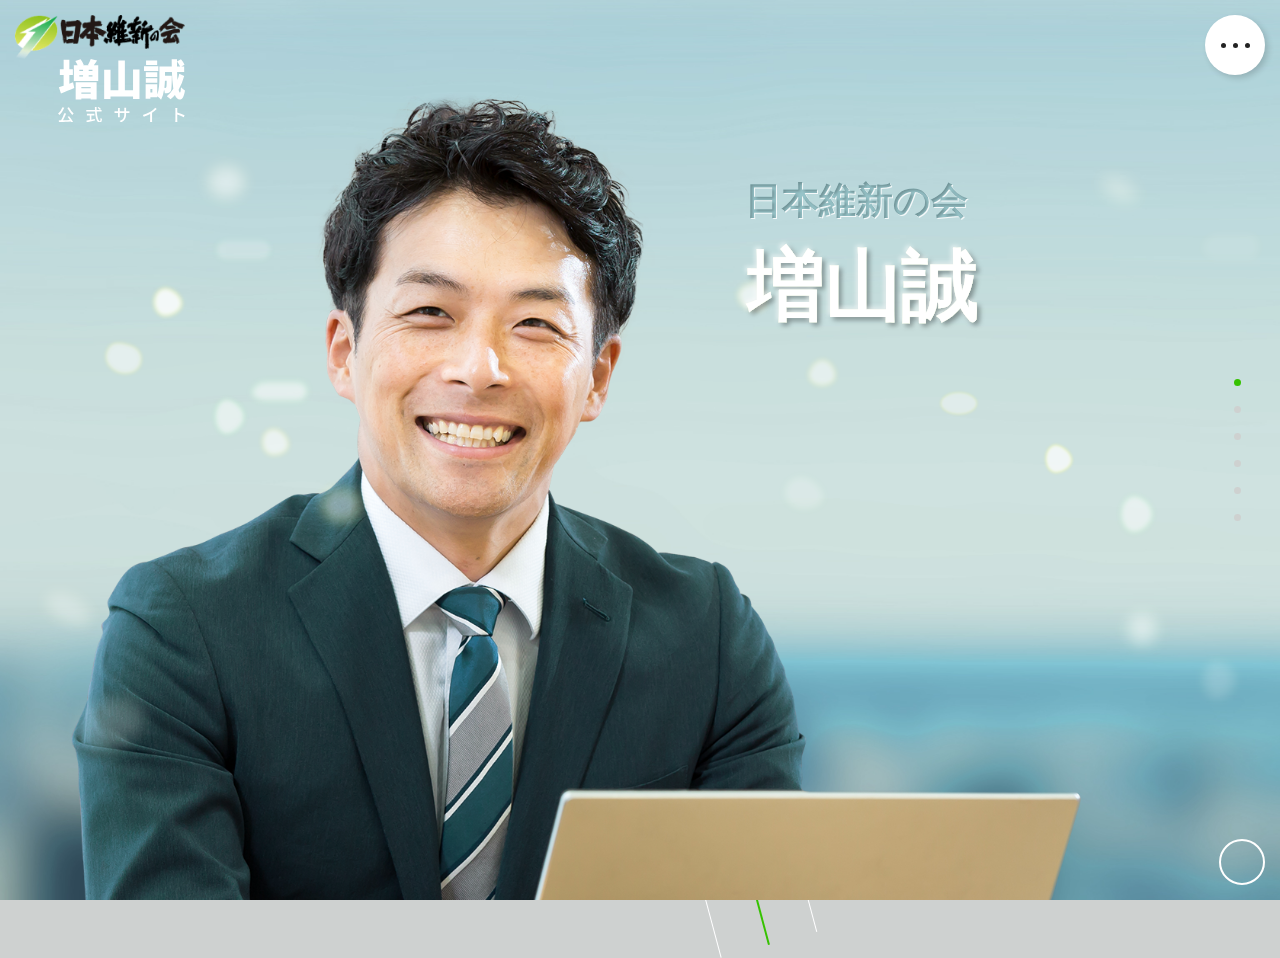
<file: index.html>
<!DOCTYPE html>
<html>
<head>
	<title>Makoto Masuyama</title>
	<meta charset="UTF-8">
	<meta name="viewport" content="width=device-width, initial-scale=1.0">
	<link rel="stylesheet" type="text/css" href="css/slick.css">
	<link rel="stylesheet" type="text/css" href="css/common.css">
	<link rel="stylesheet" type="text/css" href="css/top.css">
	<link rel="icon" href="images/favicon.png">
</head>
<body>
	<div class="loader-wrapper"><div class="loader"></div></div>
	<div class="bg_line"></div>
	<header class="site_header">
		<a class="header_logo" href="index.html">
			<img src="images/logo.png" alt="logo image" class="logo_black">
			<svg xmlns="http://www.w3.org/2000/svg" width="146.735" height="73.8" viewBox="0 0 146.735 73.8">
				<g id="Group_29" data-name="Group 29" transform="translate(1.96 -15.051)">
					<path id="Path_3232" data-name="Path 3232" d="M12.936-13.622v-10H17v-6.713H12.936V-41.16H6.321v10.829H1.96v6.713H6.321v12.3C4.263-10.584,2.352-10,.784-9.555L3.234-2.3C7.84-4.116,13.475-6.419,18.62-8.624L17.2-15.141ZM37.583-9.7v1.323H26.8V-9.7ZM26.8-2.107V-3.43h10.78v1.323ZM20.237,4.655H26.8V3.43h10.78V4.655h6.86V-15.239H20.237Zm19.4-32.83H35.28v-1.568h4.361Zm0,6.37H35.28v-1.617h4.361Zm-15.19-1.617h4.312v1.617H24.451Zm4.312-6.321v1.568H24.451v-1.568Zm12.446-5.145c1.127-1.568,2.45-3.479,3.773-5.488l-7.35-1.764a38.181,38.181,0,0,1-3.185,6.909l1.127.343h-7.1L29.6-35.28a26.7,26.7,0,0,0-3.675-6.664l-6.076,2.058a34.929,34.929,0,0,1,2.646,5H18.13V-16.66H46.305V-34.888Zm45.325,4.9V-6.125H77.077V-40.376H69.531V-6.125H60.515V-29.841h-7.35V4.116h7.35V1.225H86.534V3.969h7.448V-29.988Zm27.881-10.486H101.577v5.292h12.838Zm1.372,6.713H99.225v5.537h16.562Zm-1.225,7.007H101.283v5.292h13.279ZM101.283-14.7h13.279v-5.292H101.283Zm24.157-2.352c-.1,5.145-.2,7.1-.49,7.693a1.235,1.235,0,0,1-1.176.588,7.954,7.954,0,0,1-1.029-.049c.343-2.842.539-5.635.637-8.232ZM108.829-3.43h-2.254V-7.6h2.254Zm31.115-21.609a74.179,74.179,0,0,1-2.058,7.252c-.2-2.842-.343-6.027-.441-9.408h8.183v-6.321h-3.381l3.773-2.058a28.768,28.768,0,0,0-4.116-6.174l-4.557,2.4a32.841,32.841,0,0,1,3.577,5.831h-3.577c-.049-2.7-.049-5.537,0-8.379h-6.174c.049,2.891.049,5.684.1,8.379H117.012v12.691c0,5.782-.2,13.72-2.548,19.747V-13.083H101.087v17h5.488V2.058h7.889V1.029a27.384,27.384,0,0,1,4.459,3.822,37.924,37.924,0,0,0,3.528-11.809,18.566,18.566,0,0,1,.784,4.459,17.993,17.993,0,0,0,4.018-.343A4.128,4.128,0,0,0,130-4.8c1.029-1.372,1.176-5.978,1.323-15.729v-2.254h-7.889v-4.41h8.036a146.757,146.757,0,0,0,1.617,19.5A32.648,32.648,0,0,1,125.538.882a21.6,21.6,0,0,1,4.312,3.626,32.961,32.961,0,0,0,5.1-5.047c1.323,3.283,3.185,5.1,5.635,5.194,1.911.049,4.655-1.666,5.978-10.535A20.5,20.5,0,0,1,141.953-9.6c-.2,3.969-.588,6.223-1.176,6.174s-1.127-1.225-1.568-3.283a64.769,64.769,0,0,0,6.419-15.876Z" transform="translate(-1.784 57.191)"/>
					<path id="Path_3233" data-name="Path 3233" d="M11.8-15.48a42.528,42.528,0,0,0,5.72,7.96A9.328,9.328,0,0,1,19.1-9.14a28.6,28.6,0,0,1-5.46-7.12Zm-5.6-.78A18.4,18.4,0,0,1,1.04-8.9,10.288,10.288,0,0,1,2.82-7.52,24.554,24.554,0,0,0,8.3-15.68Zm5.84,11c.86,1.06,1.78,2.32,2.6,3.54-2.7.14-5.44.26-7.88.36a80.068,80.068,0,0,0,3.68-7.68l-2.2-.54a52.429,52.429,0,0,1-3.62,8.3c-1,.04-1.92.08-2.74.1L2.12.78C5.66.6,10.84.34,15.74.04q.54.9.9,1.62L18.54.64a45.443,45.443,0,0,0-4.72-6.72ZM39.6-6.94h3.5v-1.8H34.42v1.8h3.32v5.36c-1.52.28-2.9.54-3.98.72l.54,1.88c2.56-.56,6.14-1.34,9.46-2.1l-.14-1.68c-1.34.28-2.7.56-4.02.8Zm7.12-8.72a15.665,15.665,0,0,1,2.7,2.44l1.3-1.16a15.185,15.185,0,0,0-2.78-2.3Zm4.7,4.26v-1.82H45.68c-.04-1.12-.06-2.3-.04-3.46h-2c0,1.16.04,2.32.08,3.46H33.7v1.82H43.84c.5,7.2,2.08,13.02,5.38,13.02,1.66,0,2.32-.98,2.64-4.58a4.711,4.711,0,0,1-1.64-1.06c-.12,2.6-.36,3.68-.84,3.68-1.74,0-3.14-4.76-3.58-11.06Zm28.3,2.36v-.68h1.9c.96,0,1.66.02,1.98.06v-2.12a13.29,13.29,0,0,1-2,.12H79.72v-2.32a13.04,13.04,0,0,1,.12-1.74H77.58a13.809,13.809,0,0,1,.1,1.74v2.32H72.4v-2.3a10.779,10.779,0,0,1,.12-1.6H70.26a10.975,10.975,0,0,1,.12,1.6v2.3H68.42a12.433,12.433,0,0,1-2.08-.16v2.18c.32-.04,1.14-.08,2.08-.08h1.96v3c0,.84-.08,1.66-.1,1.94H72.5a17.783,17.783,0,0,1-.1-1.94v-3h5.28v.8c0,5.3-1.76,7.02-5.5,8.4l1.7,1.6C78.56-1.02,79.72-3.88,79.72-9.04ZM99.14-7.46l.98,1.98a40.919,40.919,0,0,0,7.38-3.1v6.96a23.177,23.177,0,0,1-.12,2.36h2.48a15.04,15.04,0,0,1-.14-2.36v-8.3a33.738,33.738,0,0,0,5.38-4.38l-1.68-1.6a24.688,24.688,0,0,1-5.56,4.76A33.026,33.026,0,0,1,99.14-7.46ZM136.7-1.84a20.939,20.939,0,0,1-.16,2.56H139a23.436,23.436,0,0,1-.16-2.56V-8.02A52.368,52.368,0,0,1,146.4-4.9l.9-2.18a67.793,67.793,0,0,0-8.46-3.2V-13.4c0-.7.08-1.58.14-2.24h-2.46a14.479,14.479,0,0,1,.18,2.24Z" transform="translate(-3 87.191)"/>
				</g>
			</svg>
		</a>
		<a href="javascript:void(0);" class="navbar_toggler" type="button" data-toggle="collapse" data-target="#collapsibleNavbar">
			<div class="navbar_toggler_inner"></div>
		</a>
		<nav class="custom_navbar">
			<ul class="custom_navbar_links">
				<li><a href="index.html" class="message">Top</a></li>
				<li><a href="javascript:void(0);" class="message">Message</a></li>
				<li><a href="policy.html">POLICY</a></li>
				<li><a href="action.html">Action</a></li>
				<li><a href="javascript:void(0);" class="profile">profile</a></li>
			</ul>
			<p class="copyright_text">Copyright © Office Fumiaki Kobayashi.<br class="csp"> All rights reserved.</p>
		</nav>
	</header>
	<div class="next_btn">
		<button class="slider_next" type="button"><i class="fas fa-arrow-down"></i></button>
	</div>
	<div class="social_icon">
		<ul>
			<li>
				<a href="#"><i class="fab fa-facebook-square"></i></a>
			</li>
			<li>
				<a href="#"><i class="fab fa-twitter"></i></a>
			</li>
		</ul>
	</div>
	<div class="vertical_slider_main">
		<section data-index="home" id="home">
			<div class="banner_animated_section">
				<div class="intro js-intro">
					<div class="intro__base">
						<div></div>
						<div></div>
					</div>
				</div>
				<div class="banner_images_sec">
					<img src="images/banner_image.png" class="banner_images_first">
				</div>
				<img src="images/banner_text.svg" class="banner_images_second">
			</div>
		</section>
		<section class="next_active" data-index="message" id="message">
			<div class="message_section">
				<div class="custom_container">
					<div class="common_heading">
						<img src="images/message_text.svg" class="first_heading">
						<img src="images/message_text_2.svg" class="second_heading">
					</div>
					<div class="message_content">
						<p>この国を前向きにしたい。<br>
							そう思ったのは、社会に出ていく学生が、未来を語れない姿を見たとき。<br>
							働く会社が過去の慣習やルールに縛られ、新たな提案をすることを制限されたとき。<br>
							何かと下向きになりがちな今の社会。後ろ向きな発想になりやすい時代。<br>
							目の前に壁があるのなら、一つひとつに確かな打開策を実行していけばいい。<br>
							人やテクノロジーの持つ可能性、そしてアイディアを自由に発揮するために<br>
							古く疲れてしまったルールを、アップデートしていこう。<br>
							政治が先頭に立って、この国に変化をつくっていく。<br>
						誰もが「挑戦していいんだ」と思える、チャンスと安心を広げていくために。</p>
					</div>
				</div>
			</div>
		</section>
		<section class="next_active" data-index="policy" id="policy">
			<div class="policy_section">
				<div class="custom_container">
					<div class="policy_content_sec">
						<div class="custom_row">
							<div class="custom_col_image">
								<div class="policy_image">
									<img src="images/policy_image.png">
								</div>
							</div>
							<div class="custom_col_text">
								<div class="policy_content">
									<div class="common_heading">
										<img src="images/policy_text.svg" class="first_heading">
										<img src="images/policy_text_2.svg" class="second_heading">
									</div>
									<p>今の西宮市の課題ってナニ？</p>
									<div class="policy_content_text_sec cpc-1919">
										<div class="policy_content_text_main">
											<div class="single_policy">
												<div class="custom_row">
													<div class="custom_image_col">
														<div class="policy_content_text_image">
															<img src="images/policy_content_image_1.png">
														</div>
													</div>
													<div class="custom_text_col">
														<div class="policy_content_text">
															<h3>01<span>待機児童全国ワースト１位</span></h3>
															<p>待機児童数では全国ワースト１位という子育て世代には暮らしにくい自治体になってしまっています。厚生労働省によると２０２１年４月の時点での西宮市の保育所待機児童数が１８２人と全国の市区町村別の中で最も多いと発表されました。ワーストファイブを見てみると、１位西宮市、２位明石市、３位福岡県筑紫野市、４位尼崎市、５位姫路市となっています。待機児童が発生すると、父母の就業機会が奪われ社会全体にとって大きな悪影響を及ぼします。働きたい方が安心して働ける環境づくりが全国最下位という現状を変えるためにも、待機児童をさらに減らす政策をスピーディに実施する必要があります！</p>
														</div>
													</div>
												</div>
											</div>
											<div class="single_policy">
												<div class="custom_row">
													<div class="custom_image_col">
														<div class="policy_content_text_image">
															<img src="images/policy_content_image_2.png">
														</div>
													</div>
													<div class="custom_text_col">
														<div class="policy_content_text">
															<h3>02<span>高齢者交通助成を復活・拡充させる必要あり！</span></h3>
															<p>７６．７％の方が継続を希望している西宮市高齢者交通助成が令和２年度をもって廃止されてしまいました。昨今、重要とされているフレイル予防の概念（「元気に自立して日常生活を送ることができる健康寿命」を伸ばすこと）が大切であるという常識と逆行しています。体力が衰え、要介護になってしまう前に健康寿命を伸ばす施策に予算を配分することで、結果的に国民の負担する医療費が抑えられ財政負担が軽くなるという分析もあります。新制度のバス助成ではなく、電車利用と対象の拡大など制度を拡充することで高齢者の皆様の生活の質が向上することから、高齢者交通助成は復活・拡充が求められています！</p>
														</div>
													</div>
												</div>
											</div>
											<div class="single_policy">
												<div class="custom_row">
													<div class="custom_image_col">
														<div class="policy_content_text_image">
															<img src="images/policy_content_image_3.png">
														</div>
													</div>
													<div class="custom_text_col">
														<div class="policy_content_text">
															<h3>03<span>４年連続人口減少</span></h3>
															<p>西宮市は住みたい街関西NO1（リクルート調べ）を８年連続で獲得するなど、大阪・神戸へのアクセスに代表される利便性の良さやブランド力など非常に高いポテンシャルを持った地域です。しかし、行政が住民サービスが近隣自治体より見劣りするなどした結果、９年連続人口の増加する明石市や大阪市と比較して地域の活力が失われつつあります。人口減少と地域の停滞による住民サービスの低下がさらに住民の流出を招くという悪循環に陥りつつある今こそ、住民サービスを拡充して西宮市を関西NO1の活力ある地域へ！</p>
														</div>
													</div>
												</div>
											</div>
										</div>
									</div>
									<div class="policy_content_text_sec csp-1919">
										<div class="policy_content_text_slider">
											<div class="single_policy">
												<div class="custom_row">
													<div class="custom_image_col">
														<div class="policy_content_text_image">
															<img src="images/policy_content_image_1.png">
														</div>
													</div>
													<div class="custom_text_col">
														<div class="policy_content_text">
															<h3>01<span>待機児童全国ワースト１位</span></h3>
															<p>待機児童数では全国ワースト１位という子育て世代には暮らしにくい自治体になってしまっています。厚生労働省によると２０２１年４月の時点での西宮市の保育所待機児童数が１８２人と全国の市区町村別の中で最も多いと発表されました。ワーストファイブを見てみると、１位西宮市、２位明石市、３位福岡県筑紫野市、４位尼崎市、５位姫路市となっています。待機児童が発生すると、父母の就業機会が奪われ社会全体にとって大きな悪影響を及ぼします。働きたい方が安心して働ける環境づくりが全国最下位という現状を変えるためにも、待機児童をさらに減らす政策をスピーディに実施する必要があります！</p>
														</div>
													</div>
												</div>
											</div>
											<div class="single_policy">
												<div class="custom_row">
													<div class="custom_image_col">
														<div class="policy_content_text_image">
															<img src="images/policy_content_image_2.png">
														</div>
													</div>
													<div class="custom_text_col">
														<div class="policy_content_text">
															<h3>02<span>高齢者交通助成を復活・拡充させる必要あり！</span></h3>
															<p>７６．７％の方が継続を希望している西宮市高齢者交通助成が令和２年度をもって廃止されてしまいました。昨今、重要とされているフレイル予防の概念（「元気に自立して日常生活を送ることができる健康寿命」を伸ばすこと）が大切であるという常識と逆行しています。体力が衰え、要介護になってしまう前に健康寿命を伸ばす施策に予算を配分することで、結果的に国民の負担する医療費が抑えられ財政負担が軽くなるという分析もあります。新制度のバス助成ではなく、電車利用と対象の拡大など制度を拡充することで高齢者の皆様の生活の質が向上することから、高齢者交通助成は復活・拡充が求められています！</p>
														</div>
													</div>
												</div>
											</div>
											<div class="single_policy">
												<div class="custom_row">
													<div class="custom_image_col">
														<div class="policy_content_text_image">
															<img src="images/policy_content_image_3.png">
														</div>
													</div>
													<div class="custom_text_col">
														<div class="policy_content_text">
															<h3>03<span>４年連続人口減少</span></h3>
															<p>西宮市は住みたい街関西NO1（リクルート調べ）を８年連続で獲得するなど、大阪・神戸へのアクセスに代表される利便性の良さやブランド力など非常に高いポテンシャルを持った地域です。しかし、行政が住民サービスが近隣自治体より見劣りするなどした結果、９年連続人口の増加する明石市や大阪市と比較して地域の活力が失われつつあります。人口減少と地域の停滞による住民サービスの低下がさらに住民の流出を招くという悪循環に陥りつつある今こそ、住民サービスを拡充して西宮市を関西NO1の活力ある地域へ！</p>
														</div>
													</div>
												</div>
											</div>
										</div>
										<div class="policy_buttons">
											<button class="policy_prev"><i class="fas fa-chevron-left"></i></button>
											<button class="policy_next"><i class="fas fa-chevron-right"></i></button>
										</div>
									</div>
									<a href="policy.html" class="more_btn">
										MORE
									</a>
								</div>
							</div>
						</div>
					</div>
				</div>
			</div>
		</section>
		<section class="next_active" data-index="action" id="action">
			<div class="action_section">
				<div class="action_banner_image">
					<img src="images/action_image.png" class="action_image">
					<div class="action_heading_profile">
						<div class="action_heading">
							<div class="action_heading_col">
								<div class="common_heading">
									<img src="images/action_text.svg" class="first_heading">
									<img src="images/action_text_2.svg" class="second_heading">
								</div>
							</div>
							<div class="action_heading_col">
								<div class="action_profile">
									<div class="custom_row">
										<div class="custom_image_col">
											<div class="profile_image">
												<img src="images/profile_image.png">
											</div>
										</div>
										<div class="custom_text_col">
											<div class="profile_text">
												<h3>私<span>も</span>増山誠<span>さんを</span>応援<span>しています</span>！</h3>
												<p>日本維新の会副代表</p>
												<h6>吉村洋文</h6>
											</div>
										</div>
									</div>
								</div>
							</div>
						</div>
					</div>
				</div>
				<div class="action_content_box_sec">
					<div class="action_content_box_slider">
						<div>
							<a href="#" class="action_content_box">
								<p>2021.12.03</p>
								<div class="action_content_box_image">
									<img src="images/action_image_2.png">
								</div>
								<div class="action_content_box_text">
									<h4>市内各駅での朝の駅立ちを３年間</h4>
								</div>
							</a>
						</div>
						<div>
							<a href="#" class="action_content_box">
								<p>2021.12.03</p>
								<div class="action_content_box_image">
									<img src="images/action_image_3.png">
								</div>
								<div class="action_content_box_text">
									<h4>昨年１２月２３日の記者会見にて</h4>
								</div>
							</a>
						</div>
						<div>
							<a href="#" class="action_content_box">
								<p>2021.12.03</p>
								<div class="action_content_box_image">
									<img src="images/action_image_4.png">
								</div>
								<div class="action_content_box_text">
									<h4>小児入院患者のサポート施設への寄付</h4>
								</div>
							</a>
						</div>
					</div>
					<a href="action.html" class="more_btn">MORE</a>
				</div>
			</div>
		</section>
		<section class="next_active" data-index="profile" id="profile">
			<div class="makoto_section">
				<div class="makoto_content">
					<div class="custom_container">
						<div class="custom_row">
							<div class="custom_col custom_align_items_end">
								<div class="makoto_content_image">
									<img src="images/makoto_image.png" class="cpc">
								</div>
							</div>
							<div class="custom_col">
								<div class="makoto_content_text">
									<div class="common_heading csp">
										<img src="images/profile_text.svg" class="first_heading">
										<img src="images/profile_text_2.svg" class="second_heading">
									</div>
									<h5>増山　誠<span>（ますやま　まこと）</span></h5>
									<h6>日本維新の会</h6>
									<p>早稲田大学政治経済学部を卒業、日興證券勤務の後、2019年から西宮市選出の兵庫県議会議員 維新の会県議会議員団の政務調査会長、農政環境常任委員会副委員長を務める。4人の子供を持つ父親として現役子育て世代。夙川小学校PTA会長(2期目)、夙川地区青少年愛護協議会副会長など地域活動にも積極的に参加。趣味はゴルフ、スポーツ観戦、eスポーツ</p>
								</div>
							</div>
						</div>
					</div>
				</div>
			</div>
		</section>
		<section class="next_active" data-index="footer" id="footer">
			<div class="site_footer">
				<div class="custom_container">
					<div class="footer_btns">
						<div class="footer_heading">
							<img src="images/sns_text.svg" class="first_heading">
						</div>
						<div class="custom_row">
							<div class="custom_col">
								<div class="footer_btn">
									<a href="#">
										<div class="social_icon_footer">
											<i class="fab fa-facebook-f btn_icon"></i>
										</div>
										<span>FACEBOOK</span>
										<i class="far fa-arrow-alt-circle-right icon_right"></i>
									</a>
								</div>
							</div>
							<div class="custom_col">
								<div class="footer_btn">
									<a href="#">
										<div class="social_icon_footer">
											<i class="fab fa-twitter btn_icon"></i>
										</div>
										<span>TWITTER</span>
										<i class="far fa-arrow-alt-circle-right icon_right"></i>
									</a>
								</div>
							</div>
						</div>
					</div>
					<div class="footer_copyright">
						<img src="images/logo_green_footer.svg">
						<p>Copyright © Office Fumiaki Kobayashi. All rights reserved.</p>
					</div>
				</div>
				<div class="footer_logo">
					<img src="images/logo.png">
				</div>
				<a href="javascript:void(0);" class="top_btn">
					<img src="images/up_icon.png">
					<p>Page top</p>
				</a>
			</div>
		</section>
	</div>
	<script src="js/jquery.min.js"></script>
	<script src="js/jquery.onepage-scroll.min.js"></script>
	<script src="js/fonts-awesome-5.js"></script>
	<script src="js/slick.js"></script>
	<script src="js/intersection-observer-polyfill.js"></script>
	<script src="js/custom.js"></script>
	<script type="text/javascript">
		$(document).ready(function(){
			$(".vertical_slider_main").onepage_scroll({
				sectionContainer: "section",
				easing: "ease",
				animationTime: 1000,
				pagination: true,
				updateURL: true,
				beforeMove: function(index) {
					var sectionLength = $('.vertical_slider_main section').length;
					var dataIndexActive = $('.vertical_slider_main section.active').attr('data-index');
					if(sectionLength == dataIndexActive) {
						$('.next_btn .slider_next').fadeOut();
					} else {
						$('.next_btn .slider_next').fadeIn();
					}
					$('.vertical_slider_main section').removeClass('previous_active').removeClass('next_active');
					$('.vertical_slider_main section.active').prevAll('section').addClass('previous_active');
					$('.vertical_slider_main section.active').nextAll('section').addClass('next_active');
				},
				afterMove: function(index) {},
				loop: false,
				keyboard: true,
				responsiveFallback: false,
				direction: "vertical"
			});
			$(".slider_next").click(function(){
				$(".vertical_slider_main").moveDown();
			});
			$(".top_btn").click(function(){
				$(".vertical_slider_main").moveTo(1);
			});
			$(".message").click(function(){
				$(".vertical_slider_main").moveTo(2);
			});
			$(".profile").click(function(){
				$(".vertical_slider_main").moveTo(5);
			});
			// policy content slider JS
			$(".policy_content_text_slider").slick({
				dots: false,
				infinite: true,
				speed: 300,
				nextArrow: '.policy_next',
				prevArrow: '.policy_prev',
			});
			// action content box slider JS
			$(".action_content_box_slider").slick({
				dots: false,
				infinite: false,
				slidesToShow: 3,
				slidesToScroll: 1,
				arrows: false,
				responsive: [
				{
					breakpoint: 1166,
					settings: {
						slidesToShow: 2
					}
				},
				{
					breakpoint: 676,
					settings: {
						slidesToShow: 1
					}
				}
				]
			});
		});
		var intro = {
			ready:function() {
				jsintro = document.getElementsByClassName("js-intro")[0];
				jsintro.classList.add("js-intro-ready");
				intro.resize();
			},
			start:function() {
				jsintro.classList.add("js-intro-start");
				resize.params.intro = intro.resize;
			},
			resize:function() {
				jsintro.style.height = window.innerHeight + "px";
			}
		};
		(function($) {
			function moveLights() {
				const lights = document.querySelectorAll(".intro__base div");
				let lightsX = 0, mouseX = 0;
				document.addEventListener("touchstart", checkMouseDevice);
				document.addEventListener("mousemove", checkMouseDevice);
				function checkMouseDevice(e) {
					document.removeEventListener("touchstart", checkMouseDevice);
					document.removeEventListener("mousemove", checkMouseDevice);
					if (e.type == "mousemove") start();
				}
				function start() {
					document.querySelector(".intro").addEventListener("mousemove", setMousePosition);    
					animate();
				}
				function animate() {
					lightsX += (((mouseX / _windowWidth - .5) - lightsX) / 20);
					lights[0].style.transform = "translateX(" + lightsX * 24 + "%)";
					lights[1].style.transform = "translateX(" + lightsX * 12 + "%)";
					requestAnimationFrame(animate);
				}
				function setMousePosition(e) {    
					mouseX = e.clientX;
				}
			}
			const _ie11 = !!(window.navigator.userAgent.toLowerCase().indexOf("trident") !== -1)
			let _windowWidth = 0;
			$(function() {
				moveLights();
				_windowWidth = window.innerWidth;
				let resizeTimer, w = 0;
				$(window).on("resize", function() {
					clearTimeout(resizeTimer);
					resizeTimer = setTimeout(function() {
						w = window.innerWidth;
						if (w != _windowWidth) {
							_windowWidth = w;
						}
					}, 300);
				});
			});
		})(jQuery);
	</script>
</body>
</file>
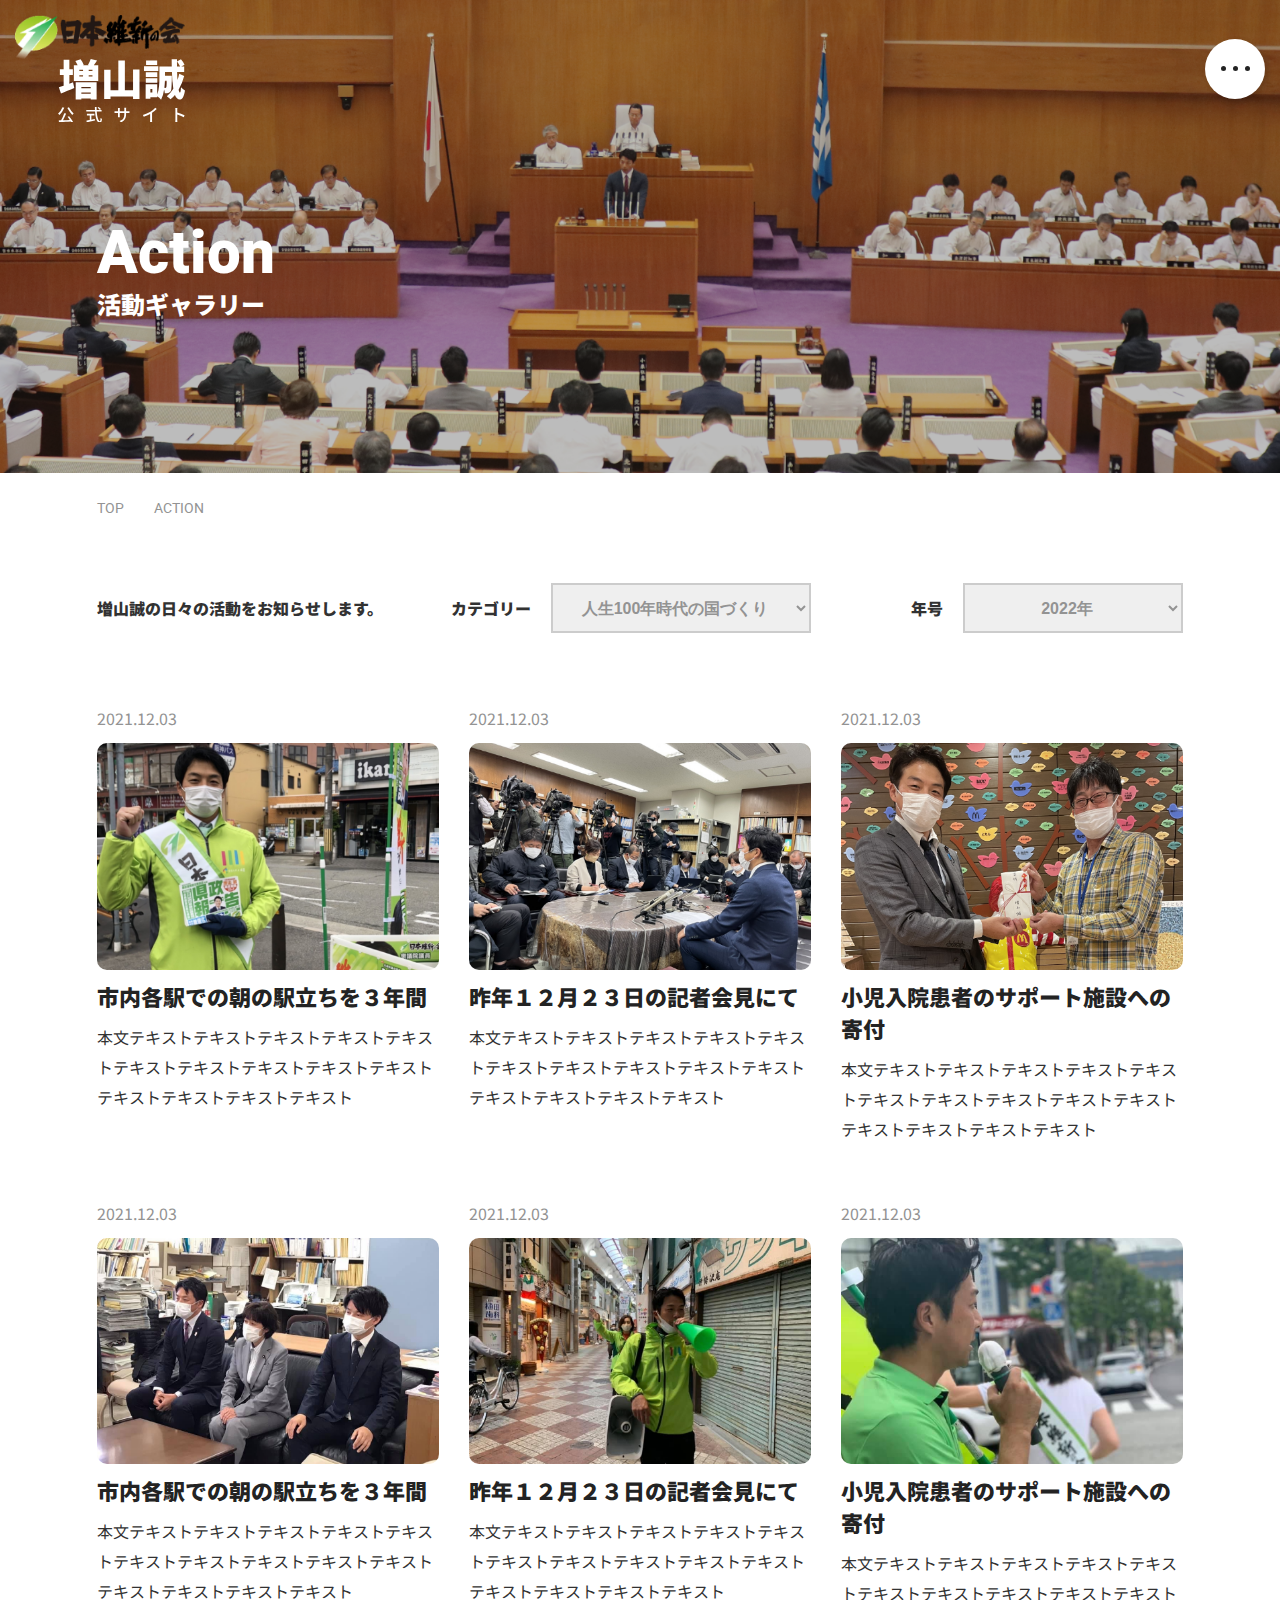
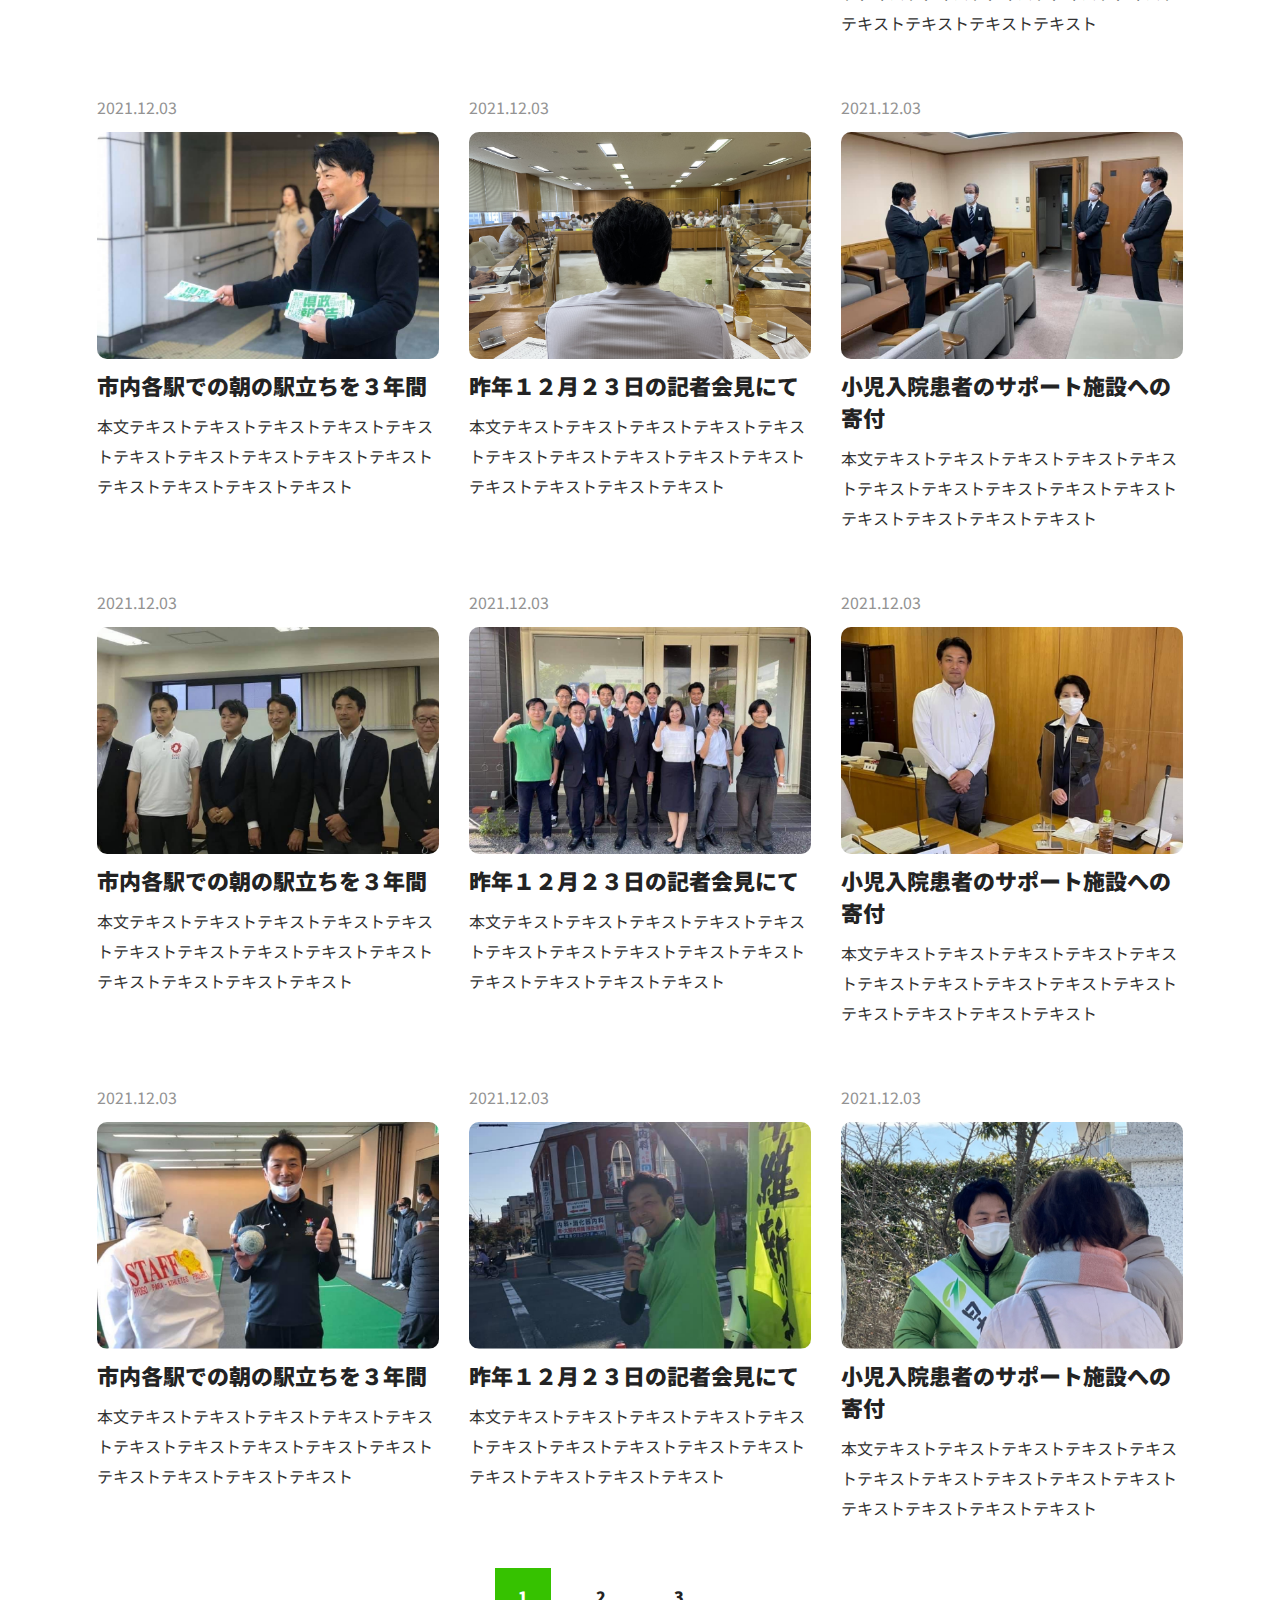
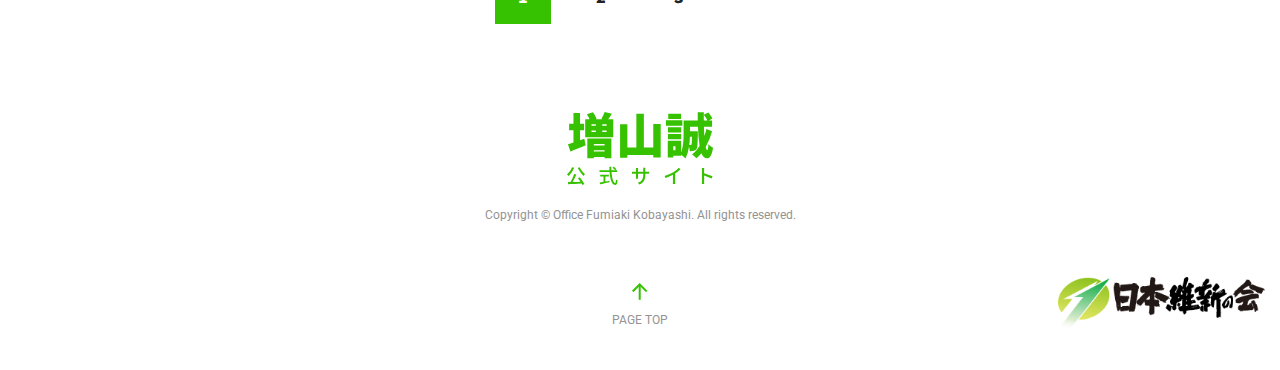
<file: action.html>
<!DOCTYPE html>
<html>
<head>
	<title>Makoto Masuyama</title>
	<meta charset="UTF-8">
	<meta name="viewport" content="width=device-width, initial-scale=1.0">
	<link rel="stylesheet" type="text/css" href="css/common.css">
	<link rel="stylesheet" type="text/css" href="css/style.css">
	<link rel="icon" href="images/favicon.png">
</head>
<body>
	<div class="loader-wrapper"><div class="loader"></div></div>
	<header class="site_header inner_page_header">
		<a class="header_logo" href="index.html">
			<img src="images/logo.png" alt="logo image" class="logo_black">
			<svg xmlns="http://www.w3.org/2000/svg" width="146.735" height="73.8" viewBox="0 0 146.735 73.8">
				<g id="Group_29" data-name="Group 29" transform="translate(1.96 -15.051)">
					<path id="Path_3232" data-name="Path 3232" d="M12.936-13.622v-10H17v-6.713H12.936V-41.16H6.321v10.829H1.96v6.713H6.321v12.3C4.263-10.584,2.352-10,.784-9.555L3.234-2.3C7.84-4.116,13.475-6.419,18.62-8.624L17.2-15.141ZM37.583-9.7v1.323H26.8V-9.7ZM26.8-2.107V-3.43h10.78v1.323ZM20.237,4.655H26.8V3.43h10.78V4.655h6.86V-15.239H20.237Zm19.4-32.83H35.28v-1.568h4.361Zm0,6.37H35.28v-1.617h4.361Zm-15.19-1.617h4.312v1.617H24.451Zm4.312-6.321v1.568H24.451v-1.568Zm12.446-5.145c1.127-1.568,2.45-3.479,3.773-5.488l-7.35-1.764a38.181,38.181,0,0,1-3.185,6.909l1.127.343h-7.1L29.6-35.28a26.7,26.7,0,0,0-3.675-6.664l-6.076,2.058a34.929,34.929,0,0,1,2.646,5H18.13V-16.66H46.305V-34.888Zm45.325,4.9V-6.125H77.077V-40.376H69.531V-6.125H60.515V-29.841h-7.35V4.116h7.35V1.225H86.534V3.969h7.448V-29.988Zm27.881-10.486H101.577v5.292h12.838Zm1.372,6.713H99.225v5.537h16.562Zm-1.225,7.007H101.283v5.292h13.279ZM101.283-14.7h13.279v-5.292H101.283Zm24.157-2.352c-.1,5.145-.2,7.1-.49,7.693a1.235,1.235,0,0,1-1.176.588,7.954,7.954,0,0,1-1.029-.049c.343-2.842.539-5.635.637-8.232ZM108.829-3.43h-2.254V-7.6h2.254Zm31.115-21.609a74.179,74.179,0,0,1-2.058,7.252c-.2-2.842-.343-6.027-.441-9.408h8.183v-6.321h-3.381l3.773-2.058a28.768,28.768,0,0,0-4.116-6.174l-4.557,2.4a32.841,32.841,0,0,1,3.577,5.831h-3.577c-.049-2.7-.049-5.537,0-8.379h-6.174c.049,2.891.049,5.684.1,8.379H117.012v12.691c0,5.782-.2,13.72-2.548,19.747V-13.083H101.087v17h5.488V2.058h7.889V1.029a27.384,27.384,0,0,1,4.459,3.822,37.924,37.924,0,0,0,3.528-11.809,18.566,18.566,0,0,1,.784,4.459,17.993,17.993,0,0,0,4.018-.343A4.128,4.128,0,0,0,130-4.8c1.029-1.372,1.176-5.978,1.323-15.729v-2.254h-7.889v-4.41h8.036a146.757,146.757,0,0,0,1.617,19.5A32.648,32.648,0,0,1,125.538.882a21.6,21.6,0,0,1,4.312,3.626,32.961,32.961,0,0,0,5.1-5.047c1.323,3.283,3.185,5.1,5.635,5.194,1.911.049,4.655-1.666,5.978-10.535A20.5,20.5,0,0,1,141.953-9.6c-.2,3.969-.588,6.223-1.176,6.174s-1.127-1.225-1.568-3.283a64.769,64.769,0,0,0,6.419-15.876Z" transform="translate(-1.784 57.191)"/>
					<path id="Path_3233" data-name="Path 3233" d="M11.8-15.48a42.528,42.528,0,0,0,5.72,7.96A9.328,9.328,0,0,1,19.1-9.14a28.6,28.6,0,0,1-5.46-7.12Zm-5.6-.78A18.4,18.4,0,0,1,1.04-8.9,10.288,10.288,0,0,1,2.82-7.52,24.554,24.554,0,0,0,8.3-15.68Zm5.84,11c.86,1.06,1.78,2.32,2.6,3.54-2.7.14-5.44.26-7.88.36a80.068,80.068,0,0,0,3.68-7.68l-2.2-.54a52.429,52.429,0,0,1-3.62,8.3c-1,.04-1.92.08-2.74.1L2.12.78C5.66.6,10.84.34,15.74.04q.54.9.9,1.62L18.54.64a45.443,45.443,0,0,0-4.72-6.72ZM39.6-6.94h3.5v-1.8H34.42v1.8h3.32v5.36c-1.52.28-2.9.54-3.98.72l.54,1.88c2.56-.56,6.14-1.34,9.46-2.1l-.14-1.68c-1.34.28-2.7.56-4.02.8Zm7.12-8.72a15.665,15.665,0,0,1,2.7,2.44l1.3-1.16a15.185,15.185,0,0,0-2.78-2.3Zm4.7,4.26v-1.82H45.68c-.04-1.12-.06-2.3-.04-3.46h-2c0,1.16.04,2.32.08,3.46H33.7v1.82H43.84c.5,7.2,2.08,13.02,5.38,13.02,1.66,0,2.32-.98,2.64-4.58a4.711,4.711,0,0,1-1.64-1.06c-.12,2.6-.36,3.68-.84,3.68-1.74,0-3.14-4.76-3.58-11.06Zm28.3,2.36v-.68h1.9c.96,0,1.66.02,1.98.06v-2.12a13.29,13.29,0,0,1-2,.12H79.72v-2.32a13.04,13.04,0,0,1,.12-1.74H77.58a13.809,13.809,0,0,1,.1,1.74v2.32H72.4v-2.3a10.779,10.779,0,0,1,.12-1.6H70.26a10.975,10.975,0,0,1,.12,1.6v2.3H68.42a12.433,12.433,0,0,1-2.08-.16v2.18c.32-.04,1.14-.08,2.08-.08h1.96v3c0,.84-.08,1.66-.1,1.94H72.5a17.783,17.783,0,0,1-.1-1.94v-3h5.28v.8c0,5.3-1.76,7.02-5.5,8.4l1.7,1.6C78.56-1.02,79.72-3.88,79.72-9.04ZM99.14-7.46l.98,1.98a40.919,40.919,0,0,0,7.38-3.1v6.96a23.177,23.177,0,0,1-.12,2.36h2.48a15.04,15.04,0,0,1-.14-2.36v-8.3a33.738,33.738,0,0,0,5.38-4.38l-1.68-1.6a24.688,24.688,0,0,1-5.56,4.76A33.026,33.026,0,0,1,99.14-7.46ZM136.7-1.84a20.939,20.939,0,0,1-.16,2.56H139a23.436,23.436,0,0,1-.16-2.56V-8.02A52.368,52.368,0,0,1,146.4-4.9l.9-2.18a67.793,67.793,0,0,0-8.46-3.2V-13.4c0-.7.08-1.58.14-2.24h-2.46a14.479,14.479,0,0,1,.18,2.24Z" transform="translate(-3 87.191)"/>
				</g>
			</svg>
		</a>
		<a href="javascript:void(0);" class="navbar_toggler" type="button" data-toggle="collapse" data-target="#collapsibleNavbar">
			<div class="navbar_toggler_inner"></div>
		</a>
		<nav class="custom_navbar">
			<ul class="custom_navbar_links">
				<li><a href="index.html" class="message">Top</a></li>
				<li><a href="index.html#2" class="message">Message</a></li>
				<li><a href="policy.html">POLICY</a></li>
				<li><a href="action.html">Action</a></li>
				<li><a href="index.html#5" class="profile">profile</a></li>
			</ul>
			<p class="copyright_text">Copyright © Office Fumiaki Kobayashi.<br class="csp"> All rights reserved.</p>
		</nav>
	</header>
	<div class="social_icon inner_page">
		<ul>
			<li>
				<a href="#"><i class="fab fa-facebook-square"></i></a>
			</li>
			<li>
				<a href="#"><i class="fab fa-twitter"></i></a>
			</li>
		</ul>
	</div>

	<section class="banner_section_inner_page action_page">
		<div class="custom_container">
			<div class="banner_content_sec">
				<h2>Action</h2>
				<p>活動ギャラリー</p>
			</div>
		</div>
	</section>
	<section class="breadcrumbs_section">
		<div class="custom_container">
			<ul>
				<li>
					<a href="index.html">TOP</a>
				</li>
				<li>
					<span>ACTION</span>
				</li>
			</ul>
		</div>
	</section>
	<section class="daily_activities_section">
		<div class="custom_container">
			<div class="daily_activities_filters">
				<div class="daily_activities_filters_inner">
					<div class="daily_activities_title">
						<h4>増山誠の日々の活動をお知らせします。</h4>
					</div>
					<div class="category_box fliter_boxs">
						<p>カテゴリー</p>
						<select>
							<option>人生100年時代の国づくり</option>
							<option>人生100年時代の国づくり</option>
							<option>人生100年時代の国づくり</option>
							<option>人生100年時代の国づくり</option>
						</select>
					</div> 
					<div class="year_box fliter_boxs">
						<p>年号</p>
						<select>
							<option>2022年</option>
							<option>2022年</option>
							<option>2022年</option>
							<option>2022年</option>
						</select>
					</div>
				</div>
			</div>
			<div class="daily_activities_box_sec">
				<div class="custom_row">
					<div class="custom_col_3">
						<a href="index.html#2" class="daily_activities_box">
							<span>2021.12.03</span>
							<div class="daily_activities_box_image">
								<img src="images/daily_activities_image_1.png">
							</div>
							<div class="daily_activities_box_text">
								<h4>市内各駅での朝の駅立ちを３年間</h4>
								<p>本文テキストテキストテキストテキストテキストテキストテキストテキストテキストテキストテキストテキストテキストテキスト</p>
							</div>
						</a>
					</div>
					<div class="custom_col_3">
						<a href="#" class="daily_activities_box">
							<span>2021.12.03</span>
							<div class="daily_activities_box_image">
								<img src="images/daily_activities_image_2.png">
							</div>
							<div class="daily_activities_box_text">
								<h4>昨年１２月２３日の記者会見にて</h4>
								<p>本文テキストテキストテキストテキストテキストテキストテキストテキストテキストテキストテキストテキストテキストテキスト</p>
							</div>
						</a>
					</div>
					<div class="custom_col_3">
						<a href="#" class="daily_activities_box">
							<span>2021.12.03</span>
							<div class="daily_activities_box_image">
								<img src="images/daily_activities_image_3.png">
							</div>
							<div class="daily_activities_box_text">
								<h4>小児入院患者のサポート施設への寄付</h4>
								<p>本文テキストテキストテキストテキストテキストテキストテキストテキストテキストテキストテキストテキストテキストテキスト</p>
							</div>
						</a>
					</div>
					<div class="custom_col_3">
						<a href="#" class="daily_activities_box">
							<span>2021.12.03</span>
							<div class="daily_activities_box_image">
								<img src="images/daily_activities_image_4.png">
							</div>
							<div class="daily_activities_box_text">
								<h4>市内各駅での朝の駅立ちを３年間</h4>
								<p>本文テキストテキストテキストテキストテキストテキストテキストテキストテキストテキストテキストテキストテキストテキスト</p>
							</div>
						</a>
					</div>
					<div class="custom_col_3">
						<a href="#" class="daily_activities_box">
							<span>2021.12.03</span>
							<div class="daily_activities_box_image">
								<img src="images/daily_activities_image_5.png">
							</div>
							<div class="daily_activities_box_text">
								<h4>昨年１２月２３日の記者会見にて</h4>
								<p>本文テキストテキストテキストテキストテキストテキストテキストテキストテキストテキストテキストテキストテキストテキスト</p>
							</div>
						</a>
					</div>
					<div class="custom_col_3">
						<a href="#" class="daily_activities_box">
							<span>2021.12.03</span>
							<div class="daily_activities_box_image">
								<img src="images/daily_activities_image_6.png">
							</div>
							<div class="daily_activities_box_text">
								<h4>小児入院患者のサポート施設への寄付</h4>
								<p>本文テキストテキストテキストテキストテキストテキストテキストテキストテキストテキストテキストテキストテキストテキスト</p>
							</div>
						</a>
					</div>
					<div class="custom_col_3">
						<a href="#" class="daily_activities_box">
							<span>2021.12.03</span>
							<div class="daily_activities_box_image">
								<img src="images/daily_activities_image_7.png">
							</div>
							<div class="daily_activities_box_text">
								<h4>市内各駅での朝の駅立ちを３年間</h4>
								<p>本文テキストテキストテキストテキストテキストテキストテキストテキストテキストテキストテキストテキストテキストテキスト</p>
							</div>
						</a>
					</div>
					<div class="custom_col_3">
						<a href="#" class="daily_activities_box">
							<span>2021.12.03</span>
							<div class="daily_activities_box_image">
								<img src="images/daily_activities_image_8.png">
							</div>
							<div class="daily_activities_box_text">
								<h4>昨年１２月２３日の記者会見にて</h4>
								<p>本文テキストテキストテキストテキストテキストテキストテキストテキストテキストテキストテキストテキストテキストテキスト</p>
							</div>
						</a>
					</div>
					<div class="custom_col_3">
						<a href="#" class="daily_activities_box">
							<span>2021.12.03</span>
							<div class="daily_activities_box_image">
								<img src="images/daily_activities_image_9.png">
							</div>
							<div class="daily_activities_box_text">
								<h4>小児入院患者のサポート施設への寄付</h4>
								<p>本文テキストテキストテキストテキストテキストテキストテキストテキストテキストテキストテキストテキストテキストテキスト</p>
							</div>
						</a>
					</div>
					<div class="custom_col_3">
						<a href="#" class="daily_activities_box">
							<span>2021.12.03</span>
							<div class="daily_activities_box_image">
								<img src="images/daily_activities_image_10.png">
							</div>
							<div class="daily_activities_box_text">
								<h4>市内各駅での朝の駅立ちを３年間</h4>
								<p>本文テキストテキストテキストテキストテキストテキストテキストテキストテキストテキストテキストテキストテキストテキスト</p>
							</div>
						</a>
					</div>
					<div class="custom_col_3">
						<a href="#" class="daily_activities_box">
							<span>2021.12.03</span>
							<div class="daily_activities_box_image">
								<img src="images/daily_activities_image_11.png">
							</div>
							<div class="daily_activities_box_text">
								<h4>昨年１２月２３日の記者会見にて</h4>
								<p>本文テキストテキストテキストテキストテキストテキストテキストテキストテキストテキストテキストテキストテキストテキスト</p>
							</div>
						</a>
					</div>
					<div class="custom_col_3">
						<a href="#" class="daily_activities_box">
							<span>2021.12.03</span>
							<div class="daily_activities_box_image">
								<img src="images/daily_activities_image_12.png">
							</div>
							<div class="daily_activities_box_text">
								<h4>小児入院患者のサポート施設への寄付</h4>
								<p>本文テキストテキストテキストテキストテキストテキストテキストテキストテキストテキストテキストテキストテキストテキスト</p>
							</div>
						</a>
					</div>
					<div class="custom_col_3">
						<a href="#" class="daily_activities_box">
							<span>2021.12.03</span>
							<div class="daily_activities_box_image">
								<img src="images/daily_activities_image_13.png">
							</div>
							<div class="daily_activities_box_text">
								<h4>市内各駅での朝の駅立ちを３年間</h4>
								<p>本文テキストテキストテキストテキストテキストテキストテキストテキストテキストテキストテキストテキストテキストテキスト</p>
							</div>
						</a>
					</div>
					<div class="custom_col_3">
						<a href="#" class="daily_activities_box">
							<span>2021.12.03</span>
							<div class="daily_activities_box_image">
								<img src="images/daily_activities_image_14.png">
							</div>
							<div class="daily_activities_box_text">
								<h4>昨年１２月２３日の記者会見にて</h4>
								<p>本文テキストテキストテキストテキストテキストテキストテキストテキストテキストテキストテキストテキストテキストテキスト</p>
							</div>
						</a>
					</div>
					<div class="custom_col_3">
						<a href="#" class="daily_activities_box">
							<span>2021.12.03</span>
							<div class="daily_activities_box_image">
								<img src="images/daily_activities_image_15.png">
							</div>
							<div class="daily_activities_box_text">
								<h4>小児入院患者のサポート施設への寄付</h4>
								<p>本文テキストテキストテキストテキストテキストテキストテキストテキストテキストテキストテキストテキストテキストテキスト</p>
							</div>
						</a>
					</div>
				</div>
				<div class="daily_activities_pagination">
					<ul>
						<li>
							<a href="#" class="active">1</a>
						</li>
						<li>
							<a href="#">2</a>
						</li>
						<li>
							<a href="#">3</a>
						</li>
						<li>
							<a href="#"><i class="fas fa-chevron-right"></i></a>
						</li>
					</ul>
				</div>
			</div>
		</div>
	</section>
	<footer class="site_footer inner_page">
		<div class="custom_container">
			<div class="footer_copyright">
				<img src="images/logo_green_footer.svg">
				<p>Copyright © Office Fumiaki Kobayashi. All rights reserved.</p>
			</div>
		</div>
		<div class="footer_logo">
			<img src="images/logo.png">
		</div>
		<a href="#" class="top_btn_inner_page">
			<img src="images/up_icon.png">
			<p>Page top</p>
		</a>
	</footer>
	<script src="js/jquery.min.js"></script>
	<script src="js/fonts-awesome-5.js"></script>
	<script src="js/intersection-observer-polyfill.js"></script>
	<script src="js/custom.js"></script>
</body>
</file>
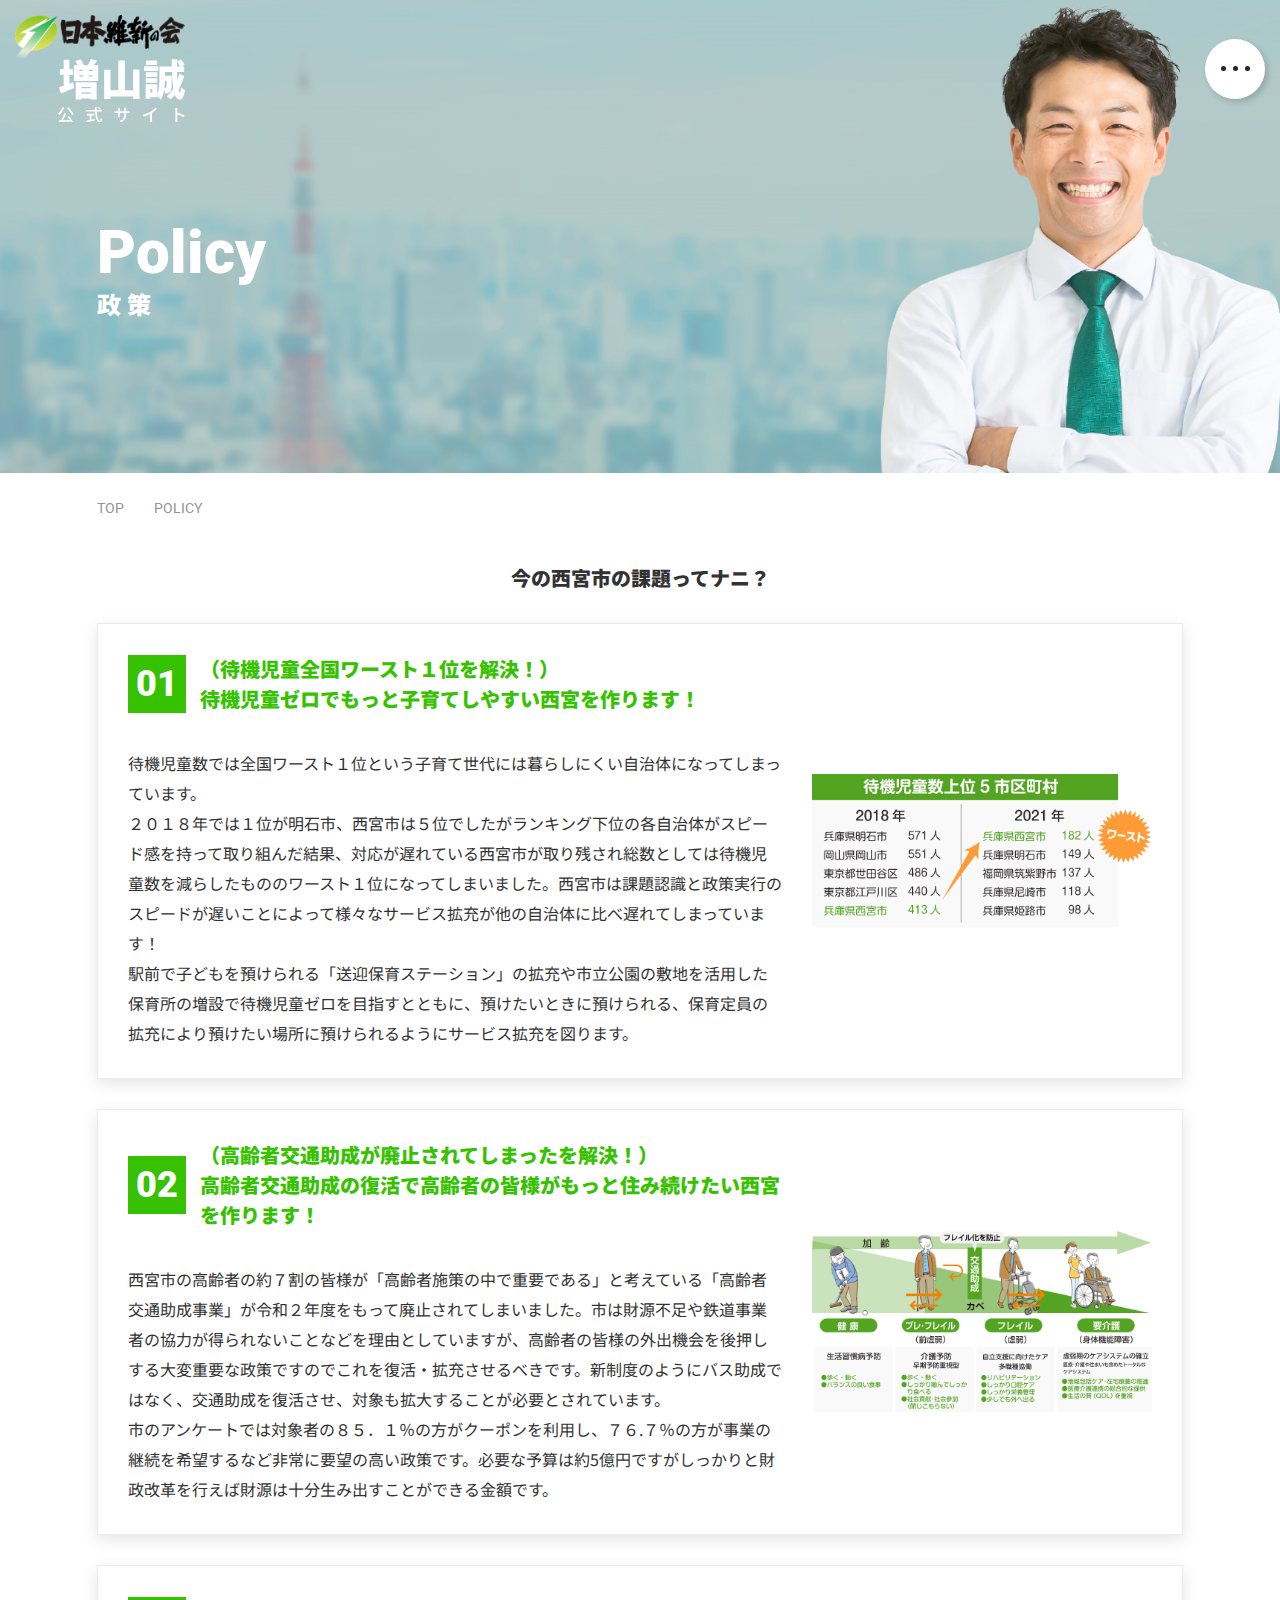
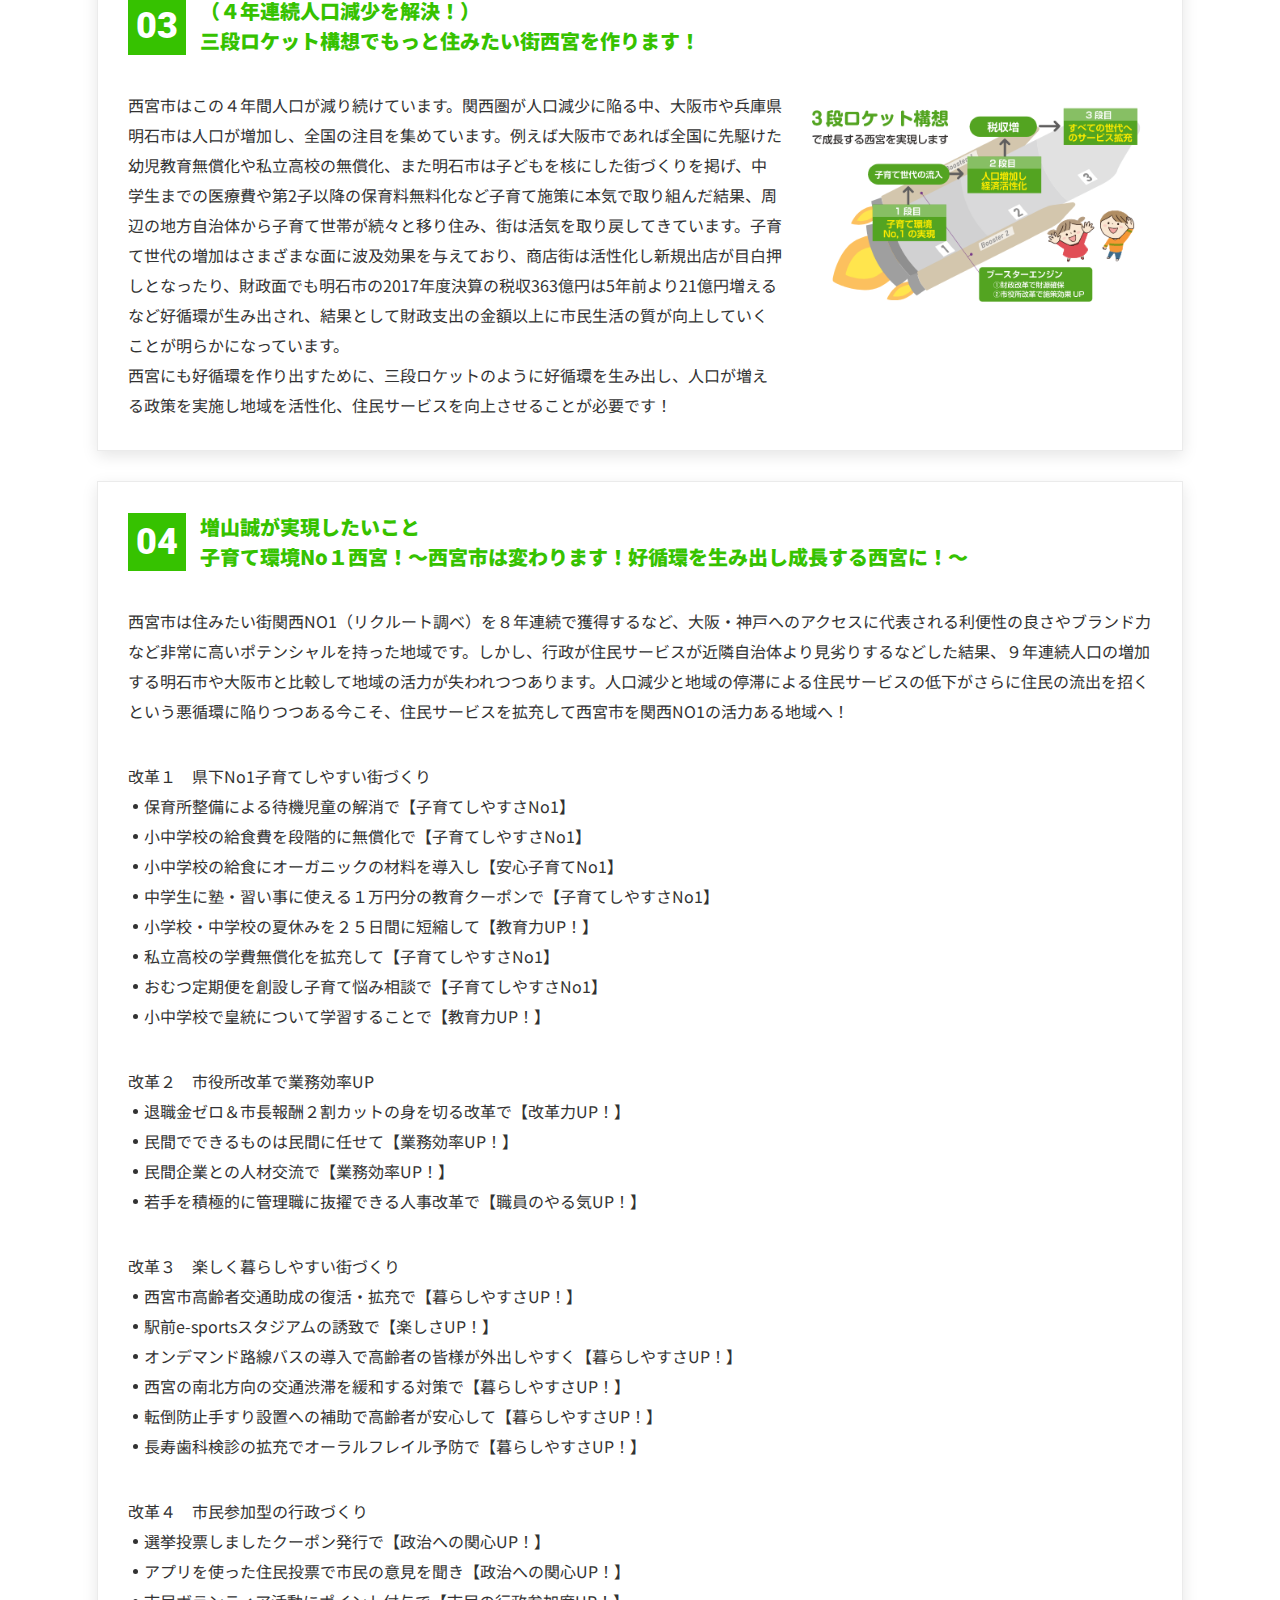
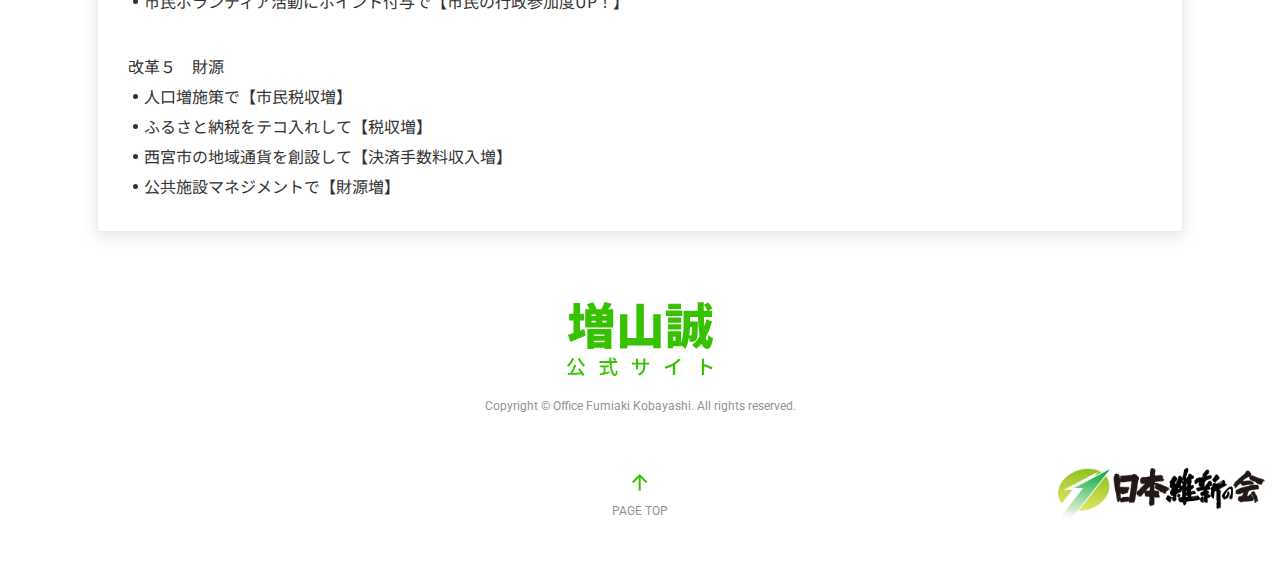
<file: policy.html>
<!DOCTYPE html>
<html>
<head>
	<title>Makoto Masuyama</title>
	<meta charset="UTF-8">
	<meta name="viewport" content="width=device-width, initial-scale=1.0">
	<link rel="stylesheet" type="text/css" href="css/common.css">
	<link rel="stylesheet" type="text/css" href="css/style.css">
	<link rel="icon" href="images/favicon.png">
</head>
<body>
	<div class="loader-wrapper"><div class="loader"></div></div>
	<header class="site_header inner_page_header">
		<a class="header_logo" href="index.html">
			<img src="images/logo.png" alt="logo image" class="logo_black">
			<svg xmlns="http://www.w3.org/2000/svg" width="146.735" height="73.8" viewBox="0 0 146.735 73.8">
				<g id="Group_29" data-name="Group 29" transform="translate(1.96 -15.051)">
					<path id="Path_3232" data-name="Path 3232" d="M12.936-13.622v-10H17v-6.713H12.936V-41.16H6.321v10.829H1.96v6.713H6.321v12.3C4.263-10.584,2.352-10,.784-9.555L3.234-2.3C7.84-4.116,13.475-6.419,18.62-8.624L17.2-15.141ZM37.583-9.7v1.323H26.8V-9.7ZM26.8-2.107V-3.43h10.78v1.323ZM20.237,4.655H26.8V3.43h10.78V4.655h6.86V-15.239H20.237Zm19.4-32.83H35.28v-1.568h4.361Zm0,6.37H35.28v-1.617h4.361Zm-15.19-1.617h4.312v1.617H24.451Zm4.312-6.321v1.568H24.451v-1.568Zm12.446-5.145c1.127-1.568,2.45-3.479,3.773-5.488l-7.35-1.764a38.181,38.181,0,0,1-3.185,6.909l1.127.343h-7.1L29.6-35.28a26.7,26.7,0,0,0-3.675-6.664l-6.076,2.058a34.929,34.929,0,0,1,2.646,5H18.13V-16.66H46.305V-34.888Zm45.325,4.9V-6.125H77.077V-40.376H69.531V-6.125H60.515V-29.841h-7.35V4.116h7.35V1.225H86.534V3.969h7.448V-29.988Zm27.881-10.486H101.577v5.292h12.838Zm1.372,6.713H99.225v5.537h16.562Zm-1.225,7.007H101.283v5.292h13.279ZM101.283-14.7h13.279v-5.292H101.283Zm24.157-2.352c-.1,5.145-.2,7.1-.49,7.693a1.235,1.235,0,0,1-1.176.588,7.954,7.954,0,0,1-1.029-.049c.343-2.842.539-5.635.637-8.232ZM108.829-3.43h-2.254V-7.6h2.254Zm31.115-21.609a74.179,74.179,0,0,1-2.058,7.252c-.2-2.842-.343-6.027-.441-9.408h8.183v-6.321h-3.381l3.773-2.058a28.768,28.768,0,0,0-4.116-6.174l-4.557,2.4a32.841,32.841,0,0,1,3.577,5.831h-3.577c-.049-2.7-.049-5.537,0-8.379h-6.174c.049,2.891.049,5.684.1,8.379H117.012v12.691c0,5.782-.2,13.72-2.548,19.747V-13.083H101.087v17h5.488V2.058h7.889V1.029a27.384,27.384,0,0,1,4.459,3.822,37.924,37.924,0,0,0,3.528-11.809,18.566,18.566,0,0,1,.784,4.459,17.993,17.993,0,0,0,4.018-.343A4.128,4.128,0,0,0,130-4.8c1.029-1.372,1.176-5.978,1.323-15.729v-2.254h-7.889v-4.41h8.036a146.757,146.757,0,0,0,1.617,19.5A32.648,32.648,0,0,1,125.538.882a21.6,21.6,0,0,1,4.312,3.626,32.961,32.961,0,0,0,5.1-5.047c1.323,3.283,3.185,5.1,5.635,5.194,1.911.049,4.655-1.666,5.978-10.535A20.5,20.5,0,0,1,141.953-9.6c-.2,3.969-.588,6.223-1.176,6.174s-1.127-1.225-1.568-3.283a64.769,64.769,0,0,0,6.419-15.876Z" transform="translate(-1.784 57.191)"/>
					<path id="Path_3233" data-name="Path 3233" d="M11.8-15.48a42.528,42.528,0,0,0,5.72,7.96A9.328,9.328,0,0,1,19.1-9.14a28.6,28.6,0,0,1-5.46-7.12Zm-5.6-.78A18.4,18.4,0,0,1,1.04-8.9,10.288,10.288,0,0,1,2.82-7.52,24.554,24.554,0,0,0,8.3-15.68Zm5.84,11c.86,1.06,1.78,2.32,2.6,3.54-2.7.14-5.44.26-7.88.36a80.068,80.068,0,0,0,3.68-7.68l-2.2-.54a52.429,52.429,0,0,1-3.62,8.3c-1,.04-1.92.08-2.74.1L2.12.78C5.66.6,10.84.34,15.74.04q.54.9.9,1.62L18.54.64a45.443,45.443,0,0,0-4.72-6.72ZM39.6-6.94h3.5v-1.8H34.42v1.8h3.32v5.36c-1.52.28-2.9.54-3.98.72l.54,1.88c2.56-.56,6.14-1.34,9.46-2.1l-.14-1.68c-1.34.28-2.7.56-4.02.8Zm7.12-8.72a15.665,15.665,0,0,1,2.7,2.44l1.3-1.16a15.185,15.185,0,0,0-2.78-2.3Zm4.7,4.26v-1.82H45.68c-.04-1.12-.06-2.3-.04-3.46h-2c0,1.16.04,2.32.08,3.46H33.7v1.82H43.84c.5,7.2,2.08,13.02,5.38,13.02,1.66,0,2.32-.98,2.64-4.58a4.711,4.711,0,0,1-1.64-1.06c-.12,2.6-.36,3.68-.84,3.68-1.74,0-3.14-4.76-3.58-11.06Zm28.3,2.36v-.68h1.9c.96,0,1.66.02,1.98.06v-2.12a13.29,13.29,0,0,1-2,.12H79.72v-2.32a13.04,13.04,0,0,1,.12-1.74H77.58a13.809,13.809,0,0,1,.1,1.74v2.32H72.4v-2.3a10.779,10.779,0,0,1,.12-1.6H70.26a10.975,10.975,0,0,1,.12,1.6v2.3H68.42a12.433,12.433,0,0,1-2.08-.16v2.18c.32-.04,1.14-.08,2.08-.08h1.96v3c0,.84-.08,1.66-.1,1.94H72.5a17.783,17.783,0,0,1-.1-1.94v-3h5.28v.8c0,5.3-1.76,7.02-5.5,8.4l1.7,1.6C78.56-1.02,79.72-3.88,79.72-9.04ZM99.14-7.46l.98,1.98a40.919,40.919,0,0,0,7.38-3.1v6.96a23.177,23.177,0,0,1-.12,2.36h2.48a15.04,15.04,0,0,1-.14-2.36v-8.3a33.738,33.738,0,0,0,5.38-4.38l-1.68-1.6a24.688,24.688,0,0,1-5.56,4.76A33.026,33.026,0,0,1,99.14-7.46ZM136.7-1.84a20.939,20.939,0,0,1-.16,2.56H139a23.436,23.436,0,0,1-.16-2.56V-8.02A52.368,52.368,0,0,1,146.4-4.9l.9-2.18a67.793,67.793,0,0,0-8.46-3.2V-13.4c0-.7.08-1.58.14-2.24h-2.46a14.479,14.479,0,0,1,.18,2.24Z" transform="translate(-3 87.191)"/>
				</g>
			</svg>
		</a>
		<a href="javascript:void(0);" class="navbar_toggler" type="button" data-toggle="collapse" data-target="#collapsibleNavbar">
			<div class="navbar_toggler_inner"></div>
		</a>
		<nav class="custom_navbar">
			<ul class="custom_navbar_links">
				<li><a href="index.html" class="message">Top</a></li>
				<li><a href="index.html#2" class="message">Message</a></li>
				<li><a href="policy.html">POLICY</a></li>
				<li><a href="action.html">Action</a></li>
				<li><a href="index.html#5" class="profile">profile</a></li>
			</ul>
			<p class="copyright_text">Copyright © Office Fumiaki Kobayashi.<br class="csp"> All rights reserved.</p>
		</nav>
	</header>
	<div class="social_icon inner_page">
		<ul>
			<li>
				<a href="#"><i class="fab fa-facebook-square"></i></a>
			</li>
			<li>
				<a href="#"><i class="fab fa-twitter"></i></a>
			</li>
		</ul>
	</div>

	<section class="banner_section_inner_page policy_page">
		<div class="custom_container">
			<div class="banner_content_sec">
				<h2>Policy</h2>
				<p>政  策</p>
			</div>
		</div>
	</section>
	<section class="breadcrumbs_section">
		<div class="custom_container">
			<ul>
				<li>
					<a href="index.html">TOP</a>
				</li>
				<li>
					<span>Policy</span>
				</li>
			</ul>
		</div>
	</section>
	<section class="nishinomiya_city_section">
		<div class="custom_container">
			<h6 class="nishinomiya_city_heading">今の西宮市の課題ってナニ？</h6>
			<div class="nishinomiya_city_content_sec">
				<div class="nishinomiya_city_content_box">
					<div class="custom_row">
						<div class="custom_col_image">
							<div class="nishinomiya_city_content_image">
								<img src="images/nishinomiya_city_image_1.png">
							</div>
						</div>
						<div class="custom_col_text">
							<div class="nishinomiya_city_content_text">
								<div class="nishinomiya_city_content_heading">
									<span>01</span>
									<h4>（待機児童全国ワースト１位を解決！）<br class="cpc">
									待機児童ゼロでもっと子育てしやすい西宮を作ります！</h4>
								</div>
								<p>待機児童数では全国ワースト１位という子育て世代には暮らしにくい自治体になってしまっています。<br>
									２０１８年では１位が明石市、西宮市は５位でしたがランキング下位の各自治体がスピード感を持って取り組んだ結果、対応が遅れている西宮市が取り残され総数としては待機児童数を減らしたもののワースト１位になってしまいました。西宮市は課題認識と政策実行のスピードが遅いことによって様々なサービス拡充が他の自治体に比べ遅れてしまっています！<br>
								駅前で子どもを預けられる「送迎保育ステーション」の拡充や市立公園の敷地を活用した保育所の増設で待機児童ゼロを目指すとともに、預けたいときに預けられる、保育定員の拡充により預けたい場所に預けられるようにサービス拡充を図ります。</p>
							</div>
						</div>
					</div>
				</div>
				<div class="nishinomiya_city_content_box">
					<div class="custom_row">
						<div class="custom_col_image">
							<div class="nishinomiya_city_content_image">
								<img src="images/nishinomiya_city_image_2.png">
							</div>
						</div>
						<div class="custom_col_text">
							<div class="nishinomiya_city_content_text">
								<div class="nishinomiya_city_content_heading">
									<span>02</span>
									<h4>（高齢者交通助成が廃止されてしまったを解決！）<br class="cpc">
									高齢者交通助成の復活で高齢者の皆様がもっと住み続けたい西宮を作ります！</h4>
								</div>
								<p>西宮市の高齢者の約７割の皆様が「高齢者施策の中で重要である」と考えている「高齢者交通助成事業」が令和２年度をもって廃止されてしまいました。市は財源不足や鉄道事業者の協力が得られないことなどを理由としていますが、高齢者の皆様の外出機会を後押しする大変重要な政策ですのでこれを復活・拡充させるべきです。新制度のようにバス助成ではなく、交通助成を復活させ、対象も拡大することが必要とされています。<br>
								市のアンケートでは対象者の８５．１％の方がクーポンを利用し、７６.７％の方が事業の継続を希望するなど非常に要望の高い政策です。必要な予算は約5億円ですがしっかりと財政改革を行えば財源は十分生み出すことができる金額です。</p>
							</div>
						</div>
					</div>
				</div>
				<div class="nishinomiya_city_content_box">
					<div class="custom_row">
						<div class="custom_col_image">
							<div class="nishinomiya_city_content_image">
								<img src="images/nishinomiya_city_image_3.png">
							</div>
						</div>
						<div class="custom_col_text">
							<div class="nishinomiya_city_content_text">
								<div class="nishinomiya_city_content_heading">
									<span>03</span>
									<h4>（４年連続人口減少を解決！）<br class="cpc">
									三段ロケット構想でもっと住みたい街西宮を作ります！</h4>
								</div>
								<p>西宮市はこの４年間人口が減り続けています。関西圏が人口減少に陥る中、大阪市や兵庫県明石市は人口が増加し、全国の注目を集めています。例えば大阪市であれば全国に先駆けた幼児教育無償化や私立高校の無償化、また明石市は子どもを核にした街づくりを掲げ、中学生までの医療費や第2子以降の保育料無料化など子育て施策に本気で取り組んだ結果、周辺の地方自治体から子育て世帯が続々と移り住み、街は活気を取り戻してきています。子育て世代の増加はさまざまな面に波及効果を与えており、商店街は活性化し新規出店が目白押しとなったり、財政面でも明石市の2017年度決算の税収363億円は5年前より21億円増えるなど好循環が生み出され、結果として財政支出の金額以上に市民生活の質が向上していくことが明らかになっています。<br>
								西宮にも好循環を作り出すために、三段ロケットのように好循環を生み出し、人口が増える政策を実施し地域を活性化、住民サービスを向上させることが必要です！</p>
							</div>
						</div>
					</div>
				</div>
				<div class="nishinomiya_city_content_box">
					<div class="nishinomiya_city_content_text">
						<div class="nishinomiya_city_content_heading">
							<span>04</span>
							<h4>増山誠が実現したいこと<br class="cpc">
							子育て環境No１西宮！～西宮市は変わります！好循環を生み出し成長する西宮に！～</h4>
						</div>
						<p>西宮市は住みたい街関西NO1（リクルート調べ）を８年連続で獲得するなど、大阪・神戸へのアクセスに代表される利便性の良さやブランド力など非常に高いポテンシャルを持った地域です。しかし、行政が住民サービスが近隣自治体より見劣りするなどした結果、９年連続人口の増加する明石市や大阪市と比較して地域の活力が失われつつあります。人口減少と地域の停滞による住民サービスの低下がさらに住民の流出を招くという悪循環に陥りつつある今こそ、住民サービスを拡充して西宮市を関西NO1の活力ある地域へ！</p>
						<div class="nishinomiya_city_content_list">
							<p>改革１　県下No1子育てしやすい街づくり</p>
							<ul>
								<li>
									<p>保育所整備による待機児童の解消で【子育てしやすさNo1】</p>
								</li>
								<li>
									<p>小中学校の給食費を段階的に無償化で【子育てしやすさNo1】</p>
								</li>
								<li>
									<p>小中学校の給食にオーガニックの材料を導入し【安心子育てNo1】</p>
								</li>
								<li>
									<p>中学生に塾・習い事に使える１万円分の教育クーポンで【子育てしやすさNo1】</p>
								</li>
								<li>
									<p>小学校・中学校の夏休みを２５日間に短縮して【教育力UP！】</p>
								</li>
								<li>
									<p>私立高校の学費無償化を拡充して【子育てしやすさNo1】</p>
								</li>
								<li>
									<p>おむつ定期便を創設し子育て悩み相談で【子育てしやすさNo1】</p>
								</li>
								<li>
									<p>小中学校で皇統について学習することで【教育力UP！】</p>
								</li>
							</ul>
						</div>
						<div class="nishinomiya_city_content_list">
							<p>改革２　市役所改革で業務効率UP</p>
							<ul>
								<li>
									<p>退職金ゼロ＆市長報酬２割カットの身を切る改革で【改革力UP！】</p>
								</li>
								<li>
									<p>民間でできるものは民間に任せて【業務効率UP！】</p>
								</li>
								<li>
									<p>民間企業との人材交流で【業務効率UP！】</p>
								</li>
								<li>
									<p>若手を積極的に管理職に抜擢できる人事改革で【職員のやる気UP！】</p>
								</li>
							</ul>
						</div>
						<div class="nishinomiya_city_content_list">
							<p>改革３　楽しく暮らしやすい街づくり</p>
							<ul>
								<li>
									<p>西宮市高齢者交通助成の復活・拡充で【暮らしやすさUP！】　</p>
								</li>
								<li>
									<p>駅前e-sportsスタジアムの誘致で【楽しさUP！】</p>
								</li>
								<li>
									<p>オンデマンド路線バスの導入で高齢者の皆様が外出しやすく【暮らしやすさUP！】</p>
								</li>
								<li>
									<p>西宮の南北方向の交通渋滞を緩和する対策で【暮らしやすさUP！】</p>
								</li>
								<li>
									<p>転倒防止手すり設置への補助で高齢者が安心して【暮らしやすさUP！】</p>
								</li>
								<li>
									<p>長寿歯科検診の拡充でオーラルフレイル予防で【暮らしやすさUP！】</p>
								</li>
							</ul>
						</div>
						<div class="nishinomiya_city_content_list">
							<p>改革４　市民参加型の行政づくり</p>
							<ul>
								<li>
									<p>選挙投票しましたクーポン発行で【政治への関心UP！】</p>
								</li>
								<li>
									<p>アプリを使った住民投票で市民の意見を聞き【政治への関心UP！】</p>
								</li>
								<li>
									<p>市民ボランティア活動にポイント付与で【市民の行政参加度UP！】</p>
								</li>
							</ul>
						</div>
						<div class="nishinomiya_city_content_list">
							<p>改革５　財源</p>
							<ul>
								<li>
									<p>人口増施策で【市民税収増】</p>
								</li>
								<li>
									<p>ふるさと納税をテコ入れして【税収増】</p>
								</li>
								<li>
									<p>西宮市の地域通貨を創設して【決済手数料収入増】</p>
								</li>
								<li>
									<p>公共施設マネジメントで【財源増】</p>
								</li>
							</ul>
						</div>
					</div>
				</div>
			</div>
		</div>
	</section>
	<footer class="site_footer inner_page">
		<div class="custom_container">
			<div class="footer_copyright">
				<img src="images/logo_green_footer.svg">
				<p>Copyright © Office Fumiaki Kobayashi. All rights reserved.</p>
			</div>
		</div>
		<div class="footer_logo">
			<img src="images/logo.png">
		</div>
		<a href="#" class="top_btn_inner_page">
			<img src="images/up_icon.png">
			<p>Page top</p>
		</a>
	</footer>
	<script src="js/jquery.min.js"></script>
	<script src="js/fonts-awesome-5.js"></script>
	<script src="js/intersection-observer-polyfill.js"></script>
	<script src="js/custom.js"></script>
</body>
</file>
<file: css/common.css>
@import url('https://fonts.googleapis.com/css2?family=Noto+Sans+JP:wght@500;900&family=Roboto:wght@500;900&display=swap');

/*font-family: 'Noto Sans JP', sans-serif;*/
/*font-weight: 900;*/
/*font-weight: 500;*/
/*font-family: 'Roboto', sans-serif;*/
/*font-weight: 900;*/
/*font-weight: 500;*/

/*common css start*/
*{
    box-sizing: border-box;
    margin: 0px;
    padding: 0px;
}
body, h1, h2, h3, h4, h5, h6, ul, li, p, a, span{
    margin: 0px;
    padding: 0px;
}
body {
    -webkit-font-smoothing: antialiased;
    -moz-font-smoothing: antialiased;
    -font-smoothing: antialiased;
    font-family: 'Noto Sans JP', sans-serif;
}
body.no_scroll {
    overflow: hidden;
}
a, button, input[type=submit], select{
    cursor: pointer;
}
a, a:hover, a:focus, 
button, button:hover, button:focus,
input, input:hover, input:focus, 
textarea, textarea:hover, textarea:focus,
select, select:hover, select:focus{
    outline: 0;
    box-shadow: none;
    text-decoration: none;
}
ul, ol, li{
    list-style: none;
}
img{
    max-width: 100%;
    display: block;
}
.cpc, .cpc-1919 {
    display: block !important;
}
.csp, .csp-1919 {
    display: none !important;
}
@media (max-width: 1919px){
    .cpc-1919 {
        display: none !important;
    }
    .csp-1919 {
        display: block !important;
    }
}
@media (max-width: 900px){
    .cpc {
        display: none !important;
    }
    .csp {
        display: block !important;
    }
}
/*common css end*/

/*commmon grid css start*/
.custom_container {
    width: 100%;
    max-width: 1630px;
    padding: 0px 15px;
    margin: 0px auto;
}
.custom_row {
    display: -ms-flexbox;
    display: flex;
    -ms-flex-wrap: wrap;
    flex-wrap: wrap;
    margin: 0px -15px;
}
/*commmon grid css end*/

/*page pre-loader css start*/
.loader-wrapper {
    position: fixed;
    width: 100%;
    height: 100%;
    top: 0;
    left: 0;
    z-index: 999999;
    pointer-events: none;
    background-color: #fff;
}
.loader-wrapper .loader {
    position: absolute;
    top:0;
    bottom: 0;
    left:0;
    right: 0;
    margin: auto;
    -webkit-border-radius: 50%;
    border-radius: 50%;
    width: 50px;
    height: 50px;
    border-top: 3px solid rgba(62, 174, 230, 0.2);
    border-right: 3px solid rgba(62, 174, 230, 0.2);
    border-bottom: 3px solid rgba(62, 174, 230, 0.2);
    border-left: 3px solid rgba(62, 174, 230, 0.8);
    -webkit-animation: loaderSpin 1.5s infinite linear;
    animation: loaderSpin 1.5s infinite linear;
}
@-webkit-keyframes loaderSpin {
    0% {
        -webkit-transform: rotate(0deg);
        transform: rotate(0deg);
    }
    100% {
        -webkit-transform: rotate(360deg);
        transform: rotate(360deg);
    }
}
@keyframes loaderSpin {
    0% {
        -webkit-transform: rotate(0deg);
        transform: rotate(0deg);
    }
    100% {
        -webkit-transform: rotate(360deg);
        transform: rotate(360deg);
    }
}
/*page pre-loader css end*/

/*animations css start*/
.io {
    -webkit-transition: color 0.4s ease 0s, background-color 0.4s ease 0s, opacity 1.0s ease 0s, -webkit-transform 1.0s ease 0s;
    transition: color 0.4s ease 0s, background-color 0.4s ease 0s, opacity 1.0s ease 0s, transform 1.0s ease 0s;
    -webkit-backface-visibility: hidden;
    backface-visibility: hidden;
    will-change: opacity, transform;
}
.io.move {
    opacity: 1 !important;
    -webkit-transform: translate3d(0, 0, 0) scale(1) rotate(0deg) !important;
    transform: translate3d(0, 0, 0) scale(1) rotate(0deg) !important;
}
.io.fade {
    opacity: 0;
}
.io.lr {
    -webkit-transform: translate3d(-80px, 0, 0);
    transform: translate3d(-80px, 0, 0);
}
.io.rl {
    -webkit-transform: translate3d(80px, 0, 0);
    transform: translate3d(80px, 0, 0); 
}
.io.upL {
    -webkit-transform: translate3d(0, 80px, 0);
    transform: translate3d(0, 80px, 0);
}
.io.upS {
    -webkit-transform: translate3d(0, 20px, 0);
    transform: translate3d(0, 20px, 0);
}
.io.downL {
    -webkit-transform: translate3d(0, -80px, 0);
    transform: translate3d(0, -80px, 0);
}
.io.downS {
    -webkit-transform: translate3d(0, -20px, 0);
    transform: translate3d(0, -20px, 0);
}
.io.scaleUp {
    -webkit-transform: scale(0.8);
    transform: scale(0.8);
}
.io.scaleDown {
    -webkit-transform: scale(1.2);
    transform: scale(1.2);
}
.io.rotateL {
    -webkit-transform: rotate(30deg);
    transform: rotate(30deg);
}
.io.rotateR {
    -webkit-transform: rotate(-30deg);
    transform: rotate(-30deg);
}
.io.delay.delay1 {
    -webkit-transition: color 0.4s ease 0s, background-color 0.4s ease 0s, opacity 1.0s ease 0s, -webkit-transform 1.0s ease 0s;
    transition: color 0.4s ease 0s, background-color 0.4s ease 0s, opacity 1.0s ease 0s, transform 1.0s ease 0s;
}
.io.delay.delay2 {
    -webkit-transition: color 0.4s ease 0s, background-color 0.4s ease 0s, opacity 1.0s ease 0.23s, -webkit-transform 1.0s ease 0.23s;
    transition: color 0.4s ease 0s, background-color 0.4s ease 0s, opacity 1.0s ease 0.23s, transform 1.0s ease 0.23s;
}
.io.delay.delay3 {
    -webkit-transition: color 0.4s ease 0s, background-color 0.4s ease 0s, opacity 1.0s ease 0.46s, -webkit-transform 1.0s ease 0.46s;
    transition: color 0.4s ease 0s, background-color 0.4s ease 0s, opacity 1.0s ease 0.46s, transform 1.0s ease 0.46s;
}
.io.delay.delay4 {
    -webkit-transition: color 0.4s ease 0s, background-color 0.4s ease 0s, opacity 1.0s ease 0.69s, -webkit-transform 1.0s ease 0.69s;
    transition: color 0.4s ease 0s, background-color 0.4s ease 0s, opacity 1.0s ease 0.69s, transform 1.0s ease 0.69s;
}
.io.delay a {
    -webkit-transition: none;
    transition: none;
}
.io.delay .delay_child {
    -webkit-transition: color 0.4s ease 0s, background-color 0.4s ease 0s, opacity 1.0s ease 0.5s, -webkit-transform 1.0s ease 0.5s;
    transition: color 0.4s ease 0s, background-color 0.4s ease 0s, opacity 1.0s ease 0.5s, transform 1.0s ease 0.5s;
    -webkit-backface-visibility: hidden;
    backface-visibility: hidden;
    will-change: opacity, transform;
    opacity: 0;
    -webkit-transform: translate3d(0, 20px, 0);
    transform: translate3d(0, 20px, 0);
}
.io.delay.delay1 .delay_child {
    -webkit-transition: color 0.4s ease 0s, background-color 0.4s ease 0s, opacity 1.0s ease 0.5s, -webkit-transform 1.0s ease 0.5s;
    transition: color 0.4s ease 0s, background-color 0.4s ease 0s, opacity 1.0s ease 0.5s, transform 1.0s ease 0.5s;
}
.io.delay.delay2 .delay_child {
    -webkit-transition: color 0.4s ease 0s, background-color 0.4s ease 0s, opacity 1.0s ease 0.73s, -webkit-transform 1.0s ease 0.73s;
    transition: color 0.4s ease 0s, background-color 0.4s ease 0s, opacity 1.0s ease 0.73s, transform 1.0s ease 0.73s;
}
.io.delay.delay3 .delay_child {
    -webkit-transition: color 0.4s ease 0s, background-color 0.4s ease 0s, opacity 1.0s ease 0.96s, -webkit-transform 1.0s ease 0.96s;
    transition: color 0.4s ease 0s, background-color 0.4s ease 0s, opacity 1.0s ease 0.96s, transform 1.0s ease 0.96s;
}
.io.delay.delay4 .delay_child {
    -webkit-transition: color 0.4s ease 0s, background-color 0.4s ease 0s, opacity 1.0s ease 1.19s, -webkit-transform 1.0s ease 1.19s;
    transition: color 0.4s ease 0s, background-color 0.4s ease 0s, opacity 1.0s ease 1.19s, transform 1.0s ease 1.19s;
}
.io.delay.move .delay_child {
    opacity: 1 !important;
    -webkit-transform: translate3d(0, 0, 0) !important;
    transform: translate3d(0, 0, 0) !important;
}
@media (max-width: 900px) {
    .io.delay.delay1 {
        -webkit-transition: color 0.4s ease 0s, background-color 0.4s ease 0s, opacity 1.0s ease 0s, -webkit-transform 1.0s ease 0s;
        transition: color 0.4s ease 0s, background-color 0.4s ease 0s, opacity 1.0s ease 0s, transform 1.0s ease 0s;
    }
    .io.delay.delay2 {
        -webkit-transition: color 0.4s ease 0s, background-color 0.4s ease 0s, opacity 1.0s ease 0s, -webkit-transform 1.0s ease 0s;
        transition: color 0.4s ease 0s, background-color 0.4s ease 0s, opacity 1.0s ease 0s, transform 1.0s ease 0s;
    }
    .io.delay.delay3 {
        -webkit-transition: color 0.4s ease 0s, background-color 0.4s ease 0s, opacity 1.0s ease 0s, -webkit-transform 1.0s ease 0s;
        transition: color 0.4s ease 0s, background-color 0.4s ease 0s, opacity 1.0s ease 0s, transform 1.0s ease 0s;
    }
    .io.delay.delay4 {
        -webkit-transition: color 0.4s ease 0s, background-color 0.4s ease 0s, opacity 1.0s ease 0s, -webkit-transform 1.0s ease 0s;
        transition: color 0.4s ease 0s, background-color 0.4s ease 0s, opacity 1.0s ease 0s, transform 1.0s ease 0s;
    }
    .io.delay .delay_child {
        -webkit-transition: color 0.4s ease 0s, background-color 0.4s ease 0s, opacity 1.0s ease 0.5s, -webkit-transform 1.0s ease 0.5s;
        transition: color 0.4s ease 0s, background-color 0.4s ease 0s, opacity 1.0s ease 0.5s, transform 1.0s ease 0.5s;
    }
    .io.delay.delay1 .delay_child {
        -webkit-transition: color 0.4s ease 0s, background-color 0.4s ease 0s, opacity 1.0s ease 0.5s, -webkit-transform 1.0s ease 0.5s;
        transition: color 0.4s ease 0s, background-color 0.4s ease 0s, opacity 1.0s ease 0.5s, transform 1.0s ease 0.5s;
    }
    .io.delay.delay2 .delay_child {
        -webkit-transition: color 0.4s ease 0s, background-color 0.4s ease 0s, opacity 1.0s ease 0.5s, -webkit-transform 1.0s ease 0.5s;
        transition: color 0.4s ease 0s, background-color 0.4s ease 0s, opacity 1.0s ease 0.5s, transform 1.0s ease 0.5s;
    }
    .io.delay.delay3 .delay_child {
        -webkit-transition: color 0.4s ease 0s, background-color 0.4s ease 0s, opacity 1.0s ease 0.5s, -webkit-transform 1.0s ease 0.5s;
        transition: color 0.4s ease 0s, background-color 0.4s ease 0s, opacity 1.0s ease 0.5s, transform 1.0s ease 0.5s;
    }
    .io.delay.delay4 .delay_child {
        -webkit-transition: color 0.4s ease 0s, background-color 0.4s ease 0s, opacity 1.0s ease 0.5s, -webkit-transform 1.0s ease 0.5s;
        transition: color 0.4s ease 0s, background-color 0.4s ease 0s, opacity 1.0s ease 0.5s, transform 1.0s ease 0.5s;
    }
}
/*animations css end*/

/*header section css start*/
header.site_header {
    position: fixed;
    top: 0;
    left: 0;
    right: 0;
    z-index: 999;
    padding: 30px;
}
header.site_header.inner_page_header {
    position: absolute;
    display: -ms-flexbox;
    display: flex;
    -ms-flex-wrap: wrap;
    flex-wrap: wrap;
    align-items: center;
    justify-content: space-between;
}
header.site_header.inner_page_header .navbar_toggler {
    position: relative;
    top: auto;
    right: auto;
}
header.site_header.fixed_header {
    top: -208px;
    background-color: #fff;
    position: fixed;
    box-shadow: 0px 3px 10px 0px rgba(0, 0, 0, 0.16);
}
header.site_header.fixed_header.header_animate {
    transition: all 0.4s;
    top: 0;
    padding: 15px 30px;
}
header.site_header a.header_logo {
    display: table;
}
header.site_header a.header_logo.open_menu {
    z-index: 1;
    position: relative;
}
header.site_header a.header_logo .logo_black {
    width: 0px;
    transition: all 1s cubic-bezier(0.72, 0, 0.35, 0.99) 0s;
}
header.site_header.inner_page_header.fixed_header a.header_logo .logo_black {
    width: 0;
    transition: all 0.4s;
}
header.site_header.inner_page_header.fixed_header.header_animate a.header_logo.open_menu .logo_black,
header.site_header.inner_page_header a.header_logo .logo_black,
header.site_header a.header_logo.open_menu .logo_black,
.viewing-page-1 header.site_header a.header_logo .logo_black {
    width: 207px;
}
header.site_header a.header_logo svg {
    margin-left: auto;
    display: block;
    height: auto;
    transition: all 1s cubic-bezier(0.72, 0, 0.35, 0.99) 0s;
}
header.site_header.inner_page_header.fixed_header a.header_logo svg {
    max-width: 85px;
}
header.site_header a.header_logo svg path {
    transition: all 1s cubic-bezier(0.72, 0, 0.35, 0.99) 0s;
    fill: #fff;
}
.viewing-page-2 header.site_header a.header_logo svg,
.viewing-page-3 header.site_header a.header_logo svg,
.viewing-page-4 header.site_header a.header_logo svg,
.viewing-page-5 header.site_header a.header_logo svg,
.viewing-page-6 header.site_header a.header_logo svg {
    width: 85px;
    height: auto;
}
header.site_header.inner_page_header.fixed_header a.header_logo svg path,
header.site_header a.header_logo.open_menu svg path,
.viewing-page-2 header.site_header a.header_logo svg path,
.viewing-page-3 header.site_header a.header_logo svg path,
.viewing-page-4 header.site_header a.header_logo svg path,
.viewing-page-5 header.site_header a.header_logo svg path,
.viewing-page-6 header.site_header a.header_logo svg path {
    fill: #36C200;
}
header.site_header.inner_page_header.fixed_header.header_animate a.header_logo.open_menu svg,
header.site_header a.header_logo.open_menu svg {
    width: 153px;
}
header.site_header nav.custom_navbar {
    position: fixed;
    top: -125%;
    left: 0;
    width: 100vw;
    height: 100vh;
    display: -ms-flexbox;
    display: flex;
    -ms-flex-wrap: wrap;
    flex-wrap: wrap;
    align-items: center;
    justify-content: center;
    background-color: #fff;
    transition: all 0.4s;
}
header.site_header nav.custom_navbar.navbar_animate {
    top: 0;
}
header.site_header ul.custom_navbar_links li a {
    font-size: 40px;
    line-height: 70px;
    color: #232323;
    font-weight: 900;
    margin: 20px 0;
    display: block;
    text-align: center;
    text-transform: uppercase;
    transition: all 0.4s;
}
header.site_header ul.custom_navbar_links li a:hover {
    color: #36C200;
}
.navbar_toggler {
    padding: 0;
    height: 80px;
    width: 80px;
    border: none;
    outline: none !important;
    background-color: #fff;
    border-radius: 50%;
    position: fixed;
    top: 30px;
    right: 30px;
    z-index: 9999;
    display: block;
    box-shadow: 3px 3px 6px 0 rgb(0 0 0 / 16%) !important;
}
.navbar_toggler .navbar_toggler_inner,
.navbar_toggler .navbar_toggler_inner:after,
.navbar_toggler .navbar_toggler_inner:before {
    width: 5px;
    height: 5px;
    transition-timing-function: ease;
    transition-duration: 0.3s;
    transition-property: transform;
    border-radius: 6px;
    background-color: #232323;
    position: absolute;
    left: 0;
    right: 0;
}
.navbar_toggler .navbar_toggler_inner{
    transition: top 75ms ease 0.12s,transform 75ms cubic-bezier(.55,.055,.675,.19);
    top: 0;
    bottom: 0;
    margin: auto;
    transform: rotate(90deg);
}
.navbar_toggler .navbar_toggler_inner:after,
.navbar_toggler .navbar_toggler_inner:before {
    display: block;
    content: "";
}
.navbar_toggler .navbar_toggler_inner:before {
    transition: top 75ms ease 0.12s,opacity 75ms ease;
    top: -12px;
}
.navbar_toggler .navbar_toggler_inner:after {
    transition: bottom 75ms ease 0.12s,transform 75ms cubic-bezier(.55,.055,.675,.19);
    bottom: -12px;
}
.navbar_toggler.open_menu .navbar_toggler_inner {
    transition: top 75ms ease,transform 75ms cubic-bezier(.215,.61,.355,1) 0.12s;
    transform: rotate(45deg);
    top: 0;
    width: 40px;
    height: 2px;
}
.navbar_toggler.open_menu .navbar_toggler_inner:before {
    top: 0;
    transition: top 75ms ease,opacity 75ms ease 0.12s;
    opacity: 0;
    width: 40px;
    height: 2px;
}
.navbar_toggler.open_menu .navbar_toggler_inner:after {
    bottom: 0;
    transition: bottom 75ms ease,transform 75ms cubic-bezier(.215,.61,.355,1) 0.12s;
    transform: rotate(-90deg);
    width: 40px;
    height: 2px;
}
header.site_header nav.custom_navbar .copyright_text {
    position: absolute;
    bottom: 30px;
    left: 0;
    right: 0;
    text-align: center;
    font-size: 12px;
    line-height: 22px;
    color: #939393;
    font-weight: 400;
    font-family: 'Roboto', sans-serif;
    margin-top: 15px;
    padding: 0 35px;
}
.social_icon {
    position: fixed;
    left: 30px;
    bottom: 40px;
    z-index: 111;
}
.social_icon.open_menu {
    z-index: 1111;
}
.social_icon li:first-child {
    margin-bottom: 36px;
}
.social_icon ul li a {
    color: #fff;
    font-size: 23px;
    transition: all 0.4s;
}
.social_icon ul li a:hover {
    color: #36C200 !important;
}
.social_icon.open_menu ul li a {
    color: #000;
}
.viewing-page-2 .social_icon ul li a,
.viewing-page-3 .social_icon ul li a,
.viewing-page-4 .social_icon ul li a,
.viewing-page-5 .social_icon ul li a,
.viewing-page-6 .social_icon ul li a {
    color: #000;
}
/*header section css end*/

/*responsive css start*/
@media(max-width: 1700px) {
    .navbar_toggler {
        top: 15px;
    }
}
@media(max-width: 1500px) {
    header.site_header.fixed_header.header_animate,
    header.site_header {
        padding: 15px;
    }
    header.site_header.inner_page_header.fixed_header.header_animate a.header_logo.open_menu .logo_black,
    header.site_header.inner_page_header a.header_logo .logo_black, 
    header.site_header a.header_logo.open_menu .logo_black, 
    .viewing-page-1 header.site_header a.header_logo .logo_black, 
    header.site_header a.header_logo img {
        width: 170px;
    }
    header.site_header a.header_logo.open_menu svg,
    header.site_header a.header_logo svg {
        width: 127px;
    }
    .navbar_toggler {
        height: 60px;
        width: 60px;
        right: 15px;
    }
    .social_icon li:first-child {
        margin-bottom: 24px;
    }
}
@media(max-width: 1166px) {
    header.site_header ul.custom_navbar_links li a {
        font-size: 30px;
        line-height: 60px;
        margin: 10px 0;
    }
    header.site_header.inner_page_header.fixed_header.header_animate a.header_logo.open_menu .logo_black,
    header.site_header.inner_page_header a.header_logo .logo_black, 
    header.site_header a.header_logo.open_menu .logo_black, 
    .viewing-page-1 header.site_header a.header_logo .logo_black, 
    header.site_header a.header_logo img {
        width: 150px;
    }
    header.site_header.inner_page_header a.header_logo .svg,
    header.site_header a.header_logo.open_menu svg,
    header.site_header a.header_logo svg {
        width: 114px;
    }
}
@media(max-width: 675px) {
    header.site_header ul.custom_navbar_links li a {
        font-size: 24px;
        line-height: 50px;
        margin: 5px 0;
    }
    header.site_header a.header_logo.open_menu .logo_black, 
    .viewing-page-1 header.site_header a.header_logo .logo_black,
    header.site_header a.header_logo img {
        width: 150px;
    }
    header.site_header a.header_logo.open_menu svg, 
    header.site_header a.header_logo svg {
        width: 113px;
    }
    .navbar_toggler {
        height: 45px;
        width: 45px;
    }
    .navbar_toggler.open_menu .navbar_toggler_inner,
    .navbar_toggler.open_menu .navbar_toggler_inner:before,
    .navbar_toggler.open_menu .navbar_toggler_inner:after {
        width: 30px;
        height: 2px;
    }
    .navbar_toggler .navbar_toggler_inner:before {
        top: -10px;
    }
    .navbar_toggler .navbar_toggler_inner:after {
        bottom: -10px;
    }
    .social_icon ul li a {
        font-size: 18px;
    }
}
/*responsive css end*/
</file>
<file: css/top.css>
/*common css start*/
body, html {
    height: 100%;
    min-height: 100%;
}
body {
    background-color: #CED1D0;
    position: relative;
    overflow: hidden;
}
.bg_line {
    -webkit-transform: rotate(-15deg);
    transform: rotate(-15deg);
    -webkit-transform-origin: left bottom;
    transform-origin: left bottom;
    position: absolute;
    width: 2px;
    height: 110vh;
    left: 60%;
    top: -5vh;
    background-color: #36C200;
    z-index: 1;
}
.bg_line:before {
    content: "";
    background-color: #ffffff;
    height: 100%;
    width: 1px;
    position: absolute;
    left: 50px;
}
.bg_line:after {
    content: "";
    background-color: #ffffff;
    height: 100%;
    width: 1px;
    position: absolute;
    right: 50px;
}
.vertical_slider_main {
    width: 100%;
    height: 100%;
    display: block;
    position: absolute !important;
    overflow: hidden;
    transform: none !important;
    transition: all 0s !important;
}
.vertical_slider_main section {
    overflow: hidden;
    height: 100%;
    width: 100%;
    left: 0 !important;
    right: 0 !important;
    top: 0 !important;
    transition: transform 1s cubic-bezier(0.72, 0, 0.35, 0.99) 0s;
    visibility: hidden;
    z-index: 2;
}
.vertical_slider_main section > div {
    height: 100% !important;
    background-color: #ffffff;
    transition: transform 1s cubic-bezier(0.72, 0, 0.35, 0.99) 0s, visibility 1s cubic-bezier(0.72, 0, 0.35, 0.99) 0s;
}
.vertical_slider_main section.previous_active {
    transform: translate3d(-20%, -100%, 0px);
    /*top: -100% !important;*/
}
.vertical_slider_main section.previous_active > div {
    transform: scale(0.5, 0.5);
}
.vertical_slider_main section.active {
    transform: translate3d(0%, 0%, 0px);
    visibility: visible;
    /*top: 0 !important;*/
}
.vertical_slider_main section.active > div {
    transform: scale(1, 1);
}
.vertical_slider_main section.next_active {
    transform: translate3d(20%, 100%, 0px);
    /*top: 100% !important;*/
}
.vertical_slider_main section.next_active > div {
    transform: scale(0.5, 0.5);
}
ul.onepage-pagination {
    position: absolute;
    top: 0;
    right: 64px;
    bottom: 0;
    margin: auto;
    display: -ms-flexbox;
    display: flex;
    -ms-flex-wrap: wrap;
    flex-wrap: wrap;
    justify-content: center;
    flex-direction: column;
    z-index: 111;
}
ul.onepage-pagination li {
    margin: 10px 4px;
    font-size: 0px;
}
ul.onepage-pagination li a {
    font-size: 0px;
    width: 7px;
    height: 7px;
    border-radius: 50%;
    background-color: #CED1D0;
    transition: all 0.3s;
    display: table;
}
ul.onepage-pagination li a.active {
    background-color: #36C200;
}
.slider_next {
    position: fixed;
    right: 30px;
    bottom: 40px;
    z-index: 111;
    border: 2px solid #232323;
    width: 46px;
    height: 46px;
    border-radius: 50%;
    background-color: transparent;  
}
.viewing-page-1 .slider_next {
    color: #fff;
    border-color: #fff;
}
.slider_next i {
    font-size: 16px;
}
/*common css end*/

/*banner section css start*/
.banner_animated_section {
    position: relative;
    height: 100vh;
    min-width: 100vw;
    z-index: 11;
}
.banner_animated_section:before {
    content: "";
    position: absolute;
    top: 0;
    left: 0;
    right: 0;
    bottom: 0;
    margin: auto;
    background-image: url('../images/banner.jpg');
    background-position: center;
    background-repeat: no-repeat;
    background-size: cover;
    z-index: -1;
}
.intro__base {
    overflow: hidden;
}
.intro__base div {
    position: absolute;
    top: 0;
    left: -5%;
    right: -5%;
    bottom: 0;
    background-position: center center;
    background-repeat: no-repeat;
    background-size: cover;
}
.intro__base div:first-child {
    background-image: url(../images/intro_lights_1.png);
}
.intro__base div:last-child {
    background-image: url(../images/intro_lights_2.png);
}
.banner_images_sec {
    position: relative;
    height: 100vh;
    overflow: hidden;
    z-index: -1;
}
.banner_images_sec img {
    position: absolute;
    left: 0;
    right: 0;
    bottom: 0;
    max-width: 90%;
    max-height: 90%;
    min-width: 90%;
    min-height: 90%;
    object-fit: contain;
}
.banner_images_second {
    position: absolute;
    top: 330px;
    right: 360px;
}
/*banner section css end*/

/*mesage section css start*/
.message_section {
    position: relative;
    background-color: #F2F8F7;
    height: 100vh;
    display: -ms-flexbox;
    display: flex;
    overflow: hidden;
}
.message_section .custom_container {
    display: -ms-flexbox;
    display: flex;
    -ms-flex-wrap: wrap;
    flex-wrap: wrap;
    align-items: center;
    justify-content: center;
    flex-direction: column;
}
.common_heading {
    text-align: center;
}
.common_heading img {
    margin: auto;
}
.common_heading h2 {
    font-size: 80px;
    line-height: 80px;
    font-weight: 900;
    color: #36C200;
    font-family: 'Roboto', sans-serif;
    text-shadow: 3px 3px 6px rgba(0, 0, 0, 0.3);
    text-transform: uppercase;
}
.common_heading p {
    font-size: 30px;
    line-height: 48px;
    font-weight: 900;
    text-shadow: 3px 3px 0px #fff;
    color: #24650B;
}
.message_content {
    margin-top: 60px;
}
.message_content p {
    text-align: center;
    font-size: 20px;
    line-height: 60px;
    font-weight: 900;
    color: #232323;
}
/*mesage section css end*/

/*policy section css start*/
.policy_section {
    position: relative;
    background-image: url("../images/policy_bg_image.png");
    background-position: center;
    background-repeat: no-repeat;
    background-size: cover;
    height: 100vh;
    display: -ms-flexbox;
    display: flex;
    overflow: hidden;
}
.policy_section .custom_container {
    max-width: 100% !important;
    padding-right: 0;
    padding-left: 0;
    display: -ms-flexbox;
    display: flex;
    -ms-flex-wrap: wrap;
    flex-wrap: wrap;
}
.policy_content_sec {
    width: 100%;
}
.policy_section .custom_row {
    margin: 0;
}
.policy_content_sec .custom_col_image {
    -ms-flex: 0 0 580px;
    flex: 0 0 580px;
    max-width: 580px;
    display: -ms-flexbox;
    display: flex;
    -ms-flex-wrap: wrap;
    flex-wrap: wrap;
    align-items: flex-end;
    position: relative;
    min-height: 100vh;
}
.policy_content_sec .custom_col_text {
    -ms-flex: 0 0 calc(100% - 580px);
    flex: 0 0 calc(100% - 580px);
    max-width: calc(100% - 580px);
    padding-bottom: 30px;
    min-height: 100vh;
}
.policy_content_sec .policy_content > p {
    text-align: center;
    font-size: 30px;
    line-height: 30px;
    font-weight: 900;
    color: #323232;
    margin: 10px 0;
}
.policy_content_text .custom_row {
    align-items: center;
    margin-bottom: 20px;
}
.policy_content_sec .custom_image_col {
    -ms-flex: 0 0 228px;
    flex: 0 0 228px;
    max-width: 228px;
}
.policy_content_sec .custom_text_col {
    -ms-flex: 0 0 calc(100% - 228px);
    flex: 0 0 calc(100% - 228px);
    max-width: calc(100% - 228px);
    padding-left: 35px;
}
.policy_content_text {
    width: 100%;
    padding-right: 120px;
}
.policy_content_text h3 {
    font-size: 50px;
    color: #36C200;
    line-height: 60px;
    font-weight: 900;
    display: -ms-flexbox;
    display: flex;
    align-items: center;
    font-family: 'Roboto', sans-serif;
}
.policy_content_text h3 span {
    font-size: 24px;
    line-height: 30px;
    padding-left: 10px;
    font-family: 'Noto Sans JP', sans-serif;    
}
.policy_content_text p {
    font-size: 16px;
    line-height: 30px;
    color: #232323;
    font-weight: 500;
}
.policy_content_sec .more_btn {
    margin: auto;
}
.more_btn {
    display: table;
    width: 100%;
    max-width: 222px;
    box-shadow: -4px -4px 4px #ffffff, 5px 5px 10px rgb(99 109 118 / 60%);
    text-align: center;
    height: 70px;
    line-height: 65px;
    border-radius: 40px;
    transition: all 0.4s;
    font-size: 16px;
    color: #232323;
    font-weight: 500;
    background-color: #F2F8F7;
    letter-spacing: 1px;
}
.policy_content .slick-dots {
    position: absolute;
    bottom: 13px;
    left: 0;
    right: 0;
    margin: auto;
    display: -ms-flexbox;
    display: flex;
    -ms-flex-wrap: wrap;
    flex-wrap: wrap;
    justify-content: center;
}
.policy_content .slick-dots li {
    margin: 0 4px;
}
.policy_content .slick-dots li::marker {
    font-size: 0px;
}
.policy_content .slick-dots li button {
    font-size: 0px;
    width: 7px;
    height: 7px;
    border-radius: 50%;
    border: none;
    cursor: pointer;
    background-color: #CED1D0;
    transition: all 0.3s;
}
.policy_content .slick-dots li.slick-active button {
    background-color: #36C200;
}
.policy_content_text_sec {
    position: relative;
}
.policy_buttons {
    display: -ms-flexbox;
    display: flex;
    -ms-flex-wrap: wrap;
    flex-wrap: wrap;
    align-items: center;
    justify-content: flex-end;
    padding: 0 67px 0 0;
    position: absolute;
    bottom: -46px;
    right: 0;
    left: 0;
}
.policy_buttons button {
    border: 2px solid #232323;
    width: 46px;
    height: 46px;
    background-color: transparent;
    margin: 0 8px;
    transition: all 0.4s;
}
.policy_buttons button:hover {
    border-color: #36C200;
    color: #36C200;
}
/*policy section css end*/

/*action section css start*/
.action_section {
    position: relative;
    height: 100vh;
    display: -ms-flexbox;
    display: flex;
    flex-wrap: wrap;
    overflow: hidden;
    justify-content: space-between;
    padding-bottom: 20px;
}
.action_banner_image {
    position: relative;
    padding-top: 40vh;
    overflow: hidden;
    -ms-flex: 0 0 100%;
    flex: 0 0 100%;
    max-width: 100%;
}
.action_banner_image .action_image {
    position: absolute;
    top: 0;
    left: 0;
    right: 0;
    bottom: 0;
    max-width: 100%;
    max-height: 100%;
    min-width: 100%;
    min-height: 100%;
    object-fit: cover;
    object-position: center;
}
.action_heading_profile {
    width: calc(100% - 130px);
    padding: 11px 30px 11px 160px;
    position: absolute;
    bottom: -1px;
    left: 0;
    background-color: #fff;
    border-radius: 0 20px 0 0;
}
.action_heading_profile .common_heading img {
    margin: 0;
}
.action_content_box_sec {
    width: calc(100% - 130px);
    padding: 0 13px 0px 143px;
}
.action_content_box_sec .more_btn {
    margin-top: 18px;
    margin-left: 17px;
}
.action_heading .custom_row {
    margin: 0;
}
.action_profile .custom_row {
    flex-direction: row-reverse;
    align-items: center;
}
.action_section .action_heading {
    display: -ms-flexbox;
    display: flex;
    -ms-flex-wrap: wrap;
    flex-wrap: wrap;
    justify-content: space-between;
    align-items: center;
}
.action_heading .action_heading_col {
    -ms-flex: 1 0 auto;
    flex: 1 0 auto;
}
.action_heading .custom_image_col {
    -ms-flex: 0 0 110px;
    flex: 0 0 110px;
    max-width: 110px;
}
.action_heading .custom_text_col {
    -ms-flex: 0 0 calc(100% - 110px);
    flex: 0 0 calc(100% - 110px);
    max-width: calc(100% - 110px);
    padding-right: 14px;
}
.action_heading .profile_text h3 {
    font-size: 30px;
    line-height: 32px;
    color: #232323;
    text-align: right;
    margin-top: 6px;
}
.action_heading .profile_text h3 span {
    font-size: 24px;
}
.action_heading .profile_text h6 {
    font-size: 20px;
    line-height: 30px;
    color: #232323;
    text-align: right;
}
.action_heading .profile_text p {
    font-size: 12px;
    line-height: 30px;
    color: #939393;
    text-align: right;
    margin-top: 15px;
}
.action_heading .profile_image {
    position: relative;
    overflow: hidden;
    padding-top: 114%;
    border-radius: 10px;
}
.action_heading .profile_image img {
    position: absolute;
    top: 0;
    left: 0;
    right: 0;
    bottom: 0;
    max-width: 100%;
    max-height: 100%;
    min-width: 100%;
    min-height: 100%;
    object-fit: cover;
}
.action_content_box_sec .slick-slide {
    margin: 0px 17px;
}
.action_content_box_sec .action_content_box p {
    font-size: 16px;
    line-height: 30px;
    color: #939393;
    font-weight: 400;
    margin-bottom: 10px;
}
.action_content_box_sec .action_content_box_image {
    position: relative;
    overflow: hidden;
    padding-top: 62%;
    border-radius: 10px;
}
.action_content_box_sec .action_content_box_image img {
    position: absolute;
    top: 0;
    left: 0;
    right: 0;
    bottom: 0;
    max-width: 100%;
    max-height: 100%;
    min-width: 100%;
    min-height: 100%;
    object-fit: cover;
    transition: all 0.4s;
}
.action_content_box_sec .action_content_box:hover img {
    transform: scale(1.1);
}
.action_content_box_sec .action_content_box h4 {
    font-size: 30px;
    color: #232323;
    font-weight: 900;
    margin-top: 18px;
    letter-spacing: -0.1px;
    transition: all 0.4s;
}
.action_content_box_sec .action_content_box:hover h4 {
    color: #36C200;
}
.action_content_sec .more_btn {
    margin-top: 20px;
}
/*action section css end*/

/*makoto section css start*/
.makoto_section {
    background-image: url('../images/makoto_bg_image.png');
    background-position: center;
    background-repeat: no-repeat;
    background-size: cover;
    height: 100vh;    
    position: relative;
    display: -ms-flexbox;
    display: flex;
    overflow: hidden;
}
.makoto_section .custom_container {
    display: -ms-flexbox;
    display: flex;
    max-width: 1430px;
}
.makoto_section .makoto_content {
    display: -ms-flexbox;
    display: flex;
    width: 100%;
}
.makoto_content .custom_row {
    width: 100%;
}
.makoto_content .custom_col {
    -ms-flex: 0 0 50%;
    flex: 0 0 50%;
    max-width: 50%;
    display: -ms-flexbox;
    display: flex;
    align-items: center;
    justify-content: center;
    padding: 0 15px;
    position: relative;
}
.makoto_content_image img {
    position: absolute;
    left: 0;
    right: 0;
    bottom: 0;
    min-height: 90vh;
    max-height: 90vh;
    object-position: bottom;
    object-fit: contain;
    margin: auto;
}
.makoto_content .custom_col.custom_align_items_end {
    align-items: flex-end;
}
.makoto_content_text h5 {
    font-size: 23px;
    font-weight: 900;
    line-height: 30px;
    margin-bottom: 8px;
    color: #232323;
}
.makoto_content_text h5 span {
    font-size: 14px;
}
.makoto_content_text h6 {
    font-size: 16px;
    font-weight: 900;
    line-height: 30px;
    margin-bottom: 20px;
    color: #232323;
}
.makoto_content_text p {
    font-size: 16px;
    font-weight: 400;
    line-height: 23px;
    color: #232323;
}
.makoto_content_text {
    width: 100%; 
    max-width: 445px; 
    margin: auto;
}
/*makoto section css end*/

/*footer css start*/
.site_footer {
    background-color: #F2F8F7;
    height: 100vh;
    overflow: hidden;
    display: -ms-flexbox;
    display: flex;
    align-items: center;
    position: relative;
    justify-content: center;
}
.site_footer .custom_container {
    max-width: 1678px;
    padding: 0px 39px;
}
.site_footer .custom_row {
    margin: 0px -39px;
}
.footer_btns .custom_col {
    -ms-flex: 0 0 50%;
    flex: 0 0 50%;
    max-width: 50%;
    padding: 0 39px;
}
.footer_btn a {
    padding: 40px 30px;
    cursor: pointer;
    background-color: #F2F8F7;
    border-radius: 20px;
    transition: all 0.4s;
    box-shadow: -4px -4px 4px #ffffff, 5px 5px 10px rgb(99 109 118 / 60%);
    width: 100%;
    display: flex;
    flex-wrap: wrap;
    align-items: center;
    justify-content: space-between;
    position: relative;
    font-size: 16px;
    font-weight: 700;
    line-height: 23px;
    color: #232323;
}
.footer_btn a i{
    letter-spacing: 1!important;
}
.more_btn:hover {
    box-shadow: -3px -3px 6px #ffffff, 1px 1px 16px #36c200;
    color: #36c200;
    letter-spacing: 5px;
}
.footer_btn a:hover {
    box-shadow: -3px -3px 6px #ffffff, 1px 1px 16px #36c200;
    color: #36c200;
}
.footer_btn a span {
    transition: all 0.4s;
}
.footer_btn a:hover span {
    letter-spacing: 5px;
}
.social_icon_footer{
    width: 80px;
    height: 80px;
    background-color: #ECF1F0;
    box-shadow: inset 3px 3px 6px rgb(99 109 118 / 60%), inset 2px 2px 0 #ffffff;
    border-radius: 50%;
    display: flex;
    flex-wrap: wrap;
    align-items: center;
    justify-content: center;
}
.social_icon_footer i {
    color: #fff;
    text-shadow: 2px 1px 4px rgba(0, 0, 0, 0.6);
    font-size: 25px;
}
.footer_btn a .icon_right {
    font-size: 25px;
}
.icon_right {
    color: #939393;
}
.footer_copyright {
    text-align: center;
    margin-top: 194px;
}
.footer_copyright img {
    margin: auto;
}
.footer_copyright p {
    font-size: 12px;
    line-height: 30px;
    color: #939393;
    font-weight: 400;
    font-family: 'Roboto', sans-serif;
    margin-top: 15px;
}
.footer_logo {
    position: absolute;
    bottom: 40px;
    right: 30px;
}
.top_btn {
    position: absolute;
    bottom: 40px;
    left: 0;
    right: 0;
    margin: auto;
    width: 56px;
    text-align: center;
}
.top_btn img {
    margin: auto;
}
.top_btn p {
    font-size: 12px;
    line-height: 20px;
    color: #939393;
    font-weight: 400;
    font-family: 'Roboto', sans-serif;
    margin-top: 10px;
    text-transform: uppercase;
}
/*footer css end*/

/*responsive css start*/
@media(max-width: 1919px) {
    .policy_content_text {
        padding: 20px 120px 40px 0;
    }
    .policy_section .custom_row {
        align-items: center;
    }
    .policy_content_sec .custom_col_text {
        display: -ms-flexbox;
        display: flex;
        -ms-flex-wrap: wrap;
        flex-wrap: wrap;
        align-items: center;
    }
    .policy_content {
        width: 100%;
        display: inline-block;
    }
    .footer_btns {
        padding: 0 40px;
    }
}
@media(max-width: 1800px) {
    .action_text_sec {
        margin-right: 120px;
        padding-left: 40px;
    }
}
@media(max-width: 1700px) {
    ul.onepage-pagination {
        right: 50px;
    }
    .custom_container {
        max-width: 1430px !important;
    }
    .banner_images_second {
        top: 150px;
        right: 400px;
        max-width: 290px;
    }
    .common_heading .first_heading {
        max-height: 90px;
    }
    .common_heading .second_heading {
        max-height: 40px;
    }
    .message_content {
        margin-top: 20px;
    }
    .message_content p {
        font-size: 18px;
        line-height: 42px;
    }
    .policy_content_sec .custom_col_image {
        -ms-flex: 0 0 390px;
        flex: 0 0 390px;
        max-width: 390px;
    }
    .policy_content_sec .custom_col_text {
        -ms-flex: 0 0 calc(100% - 390px);
        flex: 0 0 calc(100% - 390px);
        max-width: calc(100% - 390px);
        padding-bottom: 30px;
        display: -ms-flexbox;
        display: flex;
        align-items: center;
    }
    .policy_content_text_image img {
        max-width: 190px;
        width: 100%;
    }
    .policy_content_sec .custom_image_col {
        -ms-flex: 0 0 200px;
        flex: 0 0 200px;
        max-width: 200px;
    }
    .policy_content_sec .custom_text_col {
        -ms-flex: 0 0 calc(100% - 200px);
        flex: 0 0 calc(100% - 200px);
        max-width: calc(100% - 200px);
        padding-left: 25px;
    }
    .policy_content_sec .policy_content > p {
        font-size: 22px;
        line-height: 28px;
        margin: 5px 0;
    }
    .policy_content_text h3 {
        font-size: 44px;
        line-height: 45px;
    }
    .policy_content {
        width: 100%;
    }
    .policy_content_text_sec .custom_row {
        align-items: center;
        padding: 10px 0 30px;
    }
    .site_logo {
        padding: 15px 30px;
    }
    .footer_btn h2 {
        font-size: 60px;
        line-height: 60px;
        margin-bottom: 15px;
    }
    .footer_copyright {
        margin-top: 50px;
    }
    .policy_content .custom_container {
        align-items: center;
    }
    .policy_image img {
        position: absolute;
        left: 0;
        bottom: 0;
        min-height: 90vh;
        max-height: 90vh;
        object-position: left bottom;
        object-fit: contain;
        min-width: 45vw;
    }
    .social_icon {
        left: 15px;
    }
    .action_banner_image {
        padding-top: 37vh;
    }
    .action_heading_profile {
        width: calc(100% - 114px);
        padding: 11px 30px 11px 130px;
    }
    .action_content_box_sec {
        width: calc(100% - 114px);
        padding: 0 13px 0px 113px;
    }
    .action_content_box_sec .action_content_box h4 {
        font-size: 22px;
        margin-top: 10px;
    }
    .action_content_box_sec .action_content_box_image {
        padding-top: 54%;
    }
}
@media(max-width: 1500px) {
    ul.onepage-pagination {
        right: 35px;
    }
    .social_icon {
        bottom: 15px;
    }
    .slider_next {
        right: 15px;
        bottom: 15px;
    }
    .banner_images_second {
        top: 170px;
        right: 290px;
        max-width: 250px;
    }
    .common_heading .first_heading {
        max-height: 80px;
    }
    .common_heading .second_heading {
        max-height: 40px;
    }
    .footer_btns {
        padding: 0 34px;
    }
    .site_footer .custom_row {
        margin: 0px -15px;
    }
    .footer_btns .custom_col {
        padding: 0 15px;
    }
    .footer_btn h2 {
        font-size: 45px;
        line-height: 45px;
        margin-bottom: 10px;
    }
    .footer_copyright img {
        margin: auto;
        max-width: 100px;
    }
    .footer_logo {
        right: 15px;
    }
    .policy_buttons {
        padding: 0;
    }
    .policy_content_sec .policy_content > p {
        font-size: 20px;
    }
    .policy_content_sec .custom_col_image {
        -ms-flex: 0 0 370px;
        flex: 0 0 370px;
        max-width: 370px;
    }
    .policy_content_sec .custom_col_text {
        -ms-flex: 0 0 calc(100% - 370px);
        flex: 0 0 calc(100% - 370px);
        max-width: calc(100% - 370px);
    }
    .policy_content_sec .custom_image_col {
        -ms-flex: 0 0 180px;
        flex: 0 0 180px;
        max-width: 180px;
    }
    .policy_content_sec .custom_text_col {
        -ms-flex: 0 0 calc(100% - 180px);
        flex: 0 0 calc(100% - 180px);
        max-width: calc(100% - 180px);
        padding-left: 18px;
    }
    .policy_content_text h3 {
        font-size: 36px;
        line-height: 40px;
    }
    .policy_content_text h3 span {
        font-size: 20px;
        line-height: 30px;
    }
    .policy_content_sec {
        padding-right: 75px;
    }
    .policy_content_text {
        padding: 20px 0 0;
    }
    .footer_btn a {
        padding: 30px;
    }
    .social_icon_footer {
        width: 60px;
        height: 60px;
    }
    .social_icon_footer i {
        font-size: 20px;
    }
    .footer_heading img {
        max-height: 100px;
    }
    .more_btn {
        height: 59px;
        line-height: 53px;
    }
    .action_section {
        padding-bottom: 0;
    }
    .action_heading_profile {
        width: calc(100% - 78px);
        padding: 11px 30px 11px 60px;
    }
    .action_content_box_sec {
        width: calc(100% - 78px);
        padding: 0 13px 0px 43px;
    }
}
@media(max-width: 1166px) {
    .banner_images_second {
        max-width: 200px;
        right: 200px;
        top: 20%;
    }
    .banner_images_sec img {
        max-width: 110%;
        max-height: 110%;
        min-width: 110%;
        min-height: 110%;
        object-position: left bottom;
    }
    .common_heading .first_heading {
        max-height: 70px;
    }
    .common_heading .second_heading {
        max-height: 35px;
    }
    .message_content p {
        font-size: 16px;
        line-height: 36px;
    }
    .makoto_section .makoto_content {
        padding: 0 30px;
    }
    .footer_btn h2 {
        font-size: 30px;
        line-height: 35px;
    }
    .footer_copyright img {
        max-width: 70px;
    }
    .footer_copyright p {
        line-height: 20px;
        margin-top: 10px;
    }
    .footer_logo img {
        max-width: 160px;
    }
    .policy_content_sec .custom_col_image {
        -ms-flex: 0 0 250px;
        flex: 0 0 250px;
        max-width: 250px;
        align-items: center;
    }
    .policy_content_sec .custom_col_text {
        -ms-flex: 0 0 calc(100% - 250px);
        flex: 0 0 calc(100% - 250px);
        max-width: calc(100% - 250px);
    }
    .policy_content_sec .custom_image_col {
        -ms-flex: 0 0 140px;
        flex: 0 0 140px;
        max-width: 140px;
    }
    .policy_content_sec .custom_text_col {
        -ms-flex: 0 0 calc(100% - 140px);
        flex: 0 0 calc(100% - 140px);
        max-width: calc(100% - 140px);
        padding-left: 18px;
    }
    .policy_content_text h3 {
        font-size: 28px;
        line-height: 30px;
    }
    .policy_content_text h3 span {
        font-size: 16px;
        line-height: 30px;
    }
    .policy_content_text p {
        line-height: 25px;
    }
    .policy_content_sec .policy_content > p {
        font-size: 18px;
    }
    .policy_section .custom_container {
        align-items: center;
    }
    .makoto_content_image img {
        min-width: 55vw;
    }
    .policy_image img {
        left: -55%;
        bottom: -9%;
        min-width: 65vw;
    }
    .footer_btns .custom_col {
        -ms-flex: 0 0 100%;
        flex: 0 0 100%;
        max-width: 100%;
        margin: 12px 0;
    }
    .social_icon {
        left: 5px;
    }
    .footer_logo,
    .top_btn {
        bottom: 15px;
    }
    .action_heading .profile_text h3 {
        font-size: 22px;
        line-height: 27px;
    }
    .action_heading .profile_text p {
        margin-top: 12px;
    }
    .action_heading .profile_text h3 span {
        font-size: 16px;
    }
    .action_heading .profile_text h6 {
        font-size: 18px;
    }
    .action_heading_profile {
        padding: 11px 20px 11px 47px;
    }
    .action_content_box_sec {
        padding: 0 3px 0px 30px;
    }
    .action_heading .profile_image {
        padding-top: 104%;
    }
}
@media(max-width: 900px) {
    .bg_line {
        left: 80%;
    }
    .bg_line:before {
        left: 25px;
    }
    .bg_line:after {
        right: 25px;
    }
    .banner_images_second {
        right: 50px;
        margin: auto;
        top: auto;
        bottom: 35%;
    }
    .message_content {
        padding: 0 45px;
    }
    .policy_content_sec .custom_col_image {
        display: none;
    }
    .policy_content_sec .custom_col_text {
        -ms-flex: 0 0 100%;
        flex: 0 0 100%;
        max-width: 100%;
    }
    .policy_content_sec {
        padding-right: 55px;
        padding-left: 15px;
    }
    .makoto_section .makoto_content {
        padding: 0 15px;
    }
    .makoto_content_text h5 {
        font-size: 20px;
        line-height: 30px;
        margin-top: 25px;
    }
    .makoto_content_text h6 {
        font-size: 16px;
        margin-bottom: 10px;
    }
    .makoto_content .custom_col {
        -ms-flex: 0 0 100%;
        flex: 0 0 100%;
        max-width: 100%;
        align-items: flex-start;
    }
    .makoto_content_text {
        max-width: 100%;
        margin: 0;
        padding: 18px 10px 0;
        text-align: center;
    }
    .common_heading .first_heading {
        max-height: 50px;
    }
    .common_heading .second_heading {
        max-height: 22px;
    }
    .footer_btn a {
        padding: 20px;
    }
    .social_icon_footer {
        width: 45px;
        height: 45px;
    }
    .social_icon_footer i {
        font-size: 16px;
    }
    .footer_btn a .icon_right {
        font-size: 20px;
    }
    .footer_heading img {
        max-height: 86px;
    }
    .action_content_box_sec .slick-slide {
        margin: 0px 15px;
    }
    .action_heading_profile {
        padding: 11px 20px 11px 45px;
    }
    .action_content_box_sec {
        padding: 0 5px 0px 30px;
    }
    .action_content_box_sec .action_content_box h4 {
        font-size: 18px;
        margin-top: 8px;
    }
}
@media(max-width: 675px) {
    .custom_container {
        padding: 0 15px !important;
    }
    ul.onepage-pagination {
        right: 10px;
    }
    .site_logo img {
        max-width: 128px;
    }
    .site_logo img:last-child {
        max-width: 93px;
    }
    .message_content {
        padding: 0 15px;
    }
    .message_content {
        margin-top: 10px;
    }
    .message_content p {
        line-height: 25px;
    }
    .policy_content_sec {
        padding: 0;
    }
    .policy_content_sec .custom_image_col, .policy_content_sec .custom_text_col {
        -ms-flex: 0 0 100%;
        flex: 0 0 100%;
        max-width: 100%;
        padding: 0;
    }
    .policy_content_text_image img {
        max-width: 140px;
        max-height: 140px;
        margin: 0 auto 10px;
    }
    .policy_buttons {
        justify-content: space-between;
        top: 10%;
        bottom: auto;
    }
    .policy_buttons button {
        width: 40px;
        height: 40px;
        margin: 0 15px;
    }
    .makoto_content_text {
        padding: 12px 0 0;
    }
    .makoto_content .custom_row {
        width: auto;
    }
    .makoto_content_text h5 {
        margin-bottom: 0px;
    }
    .makoto_content_text h6 {
        margin-bottom: 4px;
    }
    .footer_btns {
        padding: 0 20px;
    }
    .footer_logo img {
        max-width: 100px;
    }
    .footer_btn a {
        padding: 15px;
    }
    .more_btn {
        height: 50px;
        line-height: 45px;
        max-width: 190px;
    }
    .banner_images_second {
        max-width: 120px;
    }
    .banner_images_sec {
        overflow: visible;
    }
    .banner_images_sec img {
        max-width: 130%;
        max-height: 130%;
        min-width: 130%;
        min-height: 130%;
        left: -25%;
    }
    .action_heading_profile .common_heading img {
        margin: auto;
    }
    .action_content_box_sec {
        padding: 0 0px 0px 15px;
        width: calc(100% - 64px);
    }
    .action_heading_profile {
        padding: 11px 15px 11px 30px;
        width: calc(100% - 64px);
    }
    .action_heading .action_heading_col,
    .action_heading .custom_text_col,
    .action_heading .custom_image_col {
        -ms-flex: 0 0 100%;
        flex: 0 0 100%;
        max-width: 100%;
        padding: 0;
    }
    .action_heading .profile_image {
        padding-top: 80px;
        max-width: 80px;
        margin: 10px auto 4px;
    }
    .action_heading .profile_text h3, 
    .action_heading .profile_text h6, 
    .action_heading .profile_text p {
        text-align: center;
    }
    .action_heading .profile_text p {
        margin-top: 0;
    }
    .action_banner_image {
        padding-top: 46vh;
    }
    .action_heading .profile_text h3 {
        line-height: 22px;
    }
    .action_content_box_sec .more_btn {
        margin-top: 10px;
    }
    .action_heading .profile_text h6 {
        font-size: 16px;
        line-height: 22px;
    }
    .action_content_box_sec .action_content_box h4 {
        font-size: 16px;
        margin-top: 8px;
        letter-spacing: -0.4px;
    }
}
@media(max-width: 479px) {
    .policy_content_text p {
        line-height: 20px;
        font-size: 14px;
    }
}
/*responsive css end*/
</file>
<file: css/style.css>
/*social icon css start*/
.social_icon.inner_page ul li a {
    color: #232323;
}
/*social icon css end*/

/*banner section inner page css start*/
.banner_section_inner_page {
    background-position: center;
    background-repeat: no-repeat;
    background-size: cover;
    padding: 260px 0 240px;
}
.banner_section_inner_page.action_page {
    background-image: url('../images/action_image_bg.png');
}
.banner_section_inner_page h2 {
    font-family: 'Roboto', sans-serif;
    font-size: 80px;
    line-height: 80px;
    color: #fff;
    font-weight: 900;
}
.banner_section_inner_page p {
    font-size: 30px;
    line-height: 48px;
    color: #fff;
    font-weight: 900;
}
/*banner section inner page css end*/

/*breadcrumbs section css start*/
.breadcrumbs_section {
    padding: 20px 0;
}
.breadcrumbs_section ul {
    display: -ms-flexbox;
    display: flex;
    -ms-flex-wrap: wrap;
    flex-wrap: wrap;
    align-items: center;
}
.breadcrumbs_section ul li {
    position: relative;
}
.breadcrumbs_section ul li:first-child {
    padding-right: 30px;
}
.breadcrumbs_section ul li:first-child:before {
    content: "\f054";
    font-family: FontAwesome;
    position: absolute;
    top: 0;
    right: 10px;
    bottom: 0;
    color: #939393;
    width: 10px;
    height: 18px;
    margin: auto;
}
.breadcrumbs_section ul li span,
.breadcrumbs_section ul li a {
    font-size: 14px;
    line-height: 30px;
    color: #939393;
    font-family: 'Roboto', sans-serif;
    text-transform: uppercase;
    display: block;
}
/*breadcrumbs section css end*/

/*daily activities section css start*/
.daily_activities_section {
    padding: 40px 0 0;
}
.daily_activities_filters_inner {
    display: -ms-flexbox;
    display: flex;
    -ms-flex-wrap: wrap;
    flex-wrap: wrap;
    align-items: center;
}
.fliter_boxs {
    display: -ms-flexbox;
    display: flex;
    -ms-flex-wrap: wrap;
    flex-wrap: wrap;
    align-items: center;
}
.category_box {
    margin-left: auto;
    margin-right: 100px;
}
.fliter_boxs select {
    text-align: center;
    height: 60px;
    border: 4px solid #CCCCCC;
    margin-left: 20px;
    font-size: 16px;
    line-height: 30px;
    color: #939393;
    font-weight: 900;
}
.category_box select {
    width: 260px;
}
.year_box select {
    width: 220px;
}
.daily_activities_title h4,
.fliter_boxs p {
    font-size: 16px;
    line-height: 30px;
    color: #323232;
    font-weight: 900;
}
.daily_activities_box_sec {
    padding: 43px 0 0;
}
.daily_activities_box_sec .custom_row {
    justify-content: center;
}
.daily_activities_box_sec .custom_col_3 {
    -ms-flex: 0 0 33.33%;
    flex: 0 0 33.33%;
    max-width: 33.33%;
    padding: 0 15px;
    margin: 27px 0;
}
.daily_activities_box_sec .daily_activities_box {
    display: block;
}
.daily_activities_box_sec .daily_activities_box span {
    font-size: 16px;
    line-height: 30px;
    color: #939393;
    font-weight: 400;
    margin-bottom: 10px;
    display: block;
}
.daily_activities_box .daily_activities_box_image {
    position: relative;
    overflow: hidden;
    padding-top: 66.3%;
    border-radius: 10px;
}
.daily_activities_box .daily_activities_box_image img {
    position: absolute;
    top: 0;
    left: 0;
    right: 0;
    bottom: 0;
    max-width: 100%;
    max-height: 100%;
    min-width: 100%;
    min-height: 100%;
    object-fit: cover;
    transition: all 0.4s;
}
.daily_activities_box_sec .daily_activities_box:hover img {
    transform: scale(1.1);
}
.daily_activities_box_sec .daily_activities_box h4 {
    font-size: 30px;
    color: #232323;
    font-weight: 900;
    margin: 18px 0;
    transition: all 0.4s;
}
.daily_activities_box_sec .daily_activities_box:hover h4 {
    color: #36C200;
}
.daily_activities_box_sec .daily_activities_box p {
    font-size: 16px;
    line-height: 30px;
    color: #323232;
    font-weight: 400;
    transition: all 0.4s;
}
.daily_activities_box_sec .daily_activities_box:hover p {
    color: #24650B;
}
.daily_activities_pagination ul {
    display: -ms-flexbox;
    display: flex;
    -ms-flex-wrap: wrap;
    flex-wrap: wrap;
    align-items: center;
    justify-content: center;
}
.daily_activities_pagination ul li {
    margin: 0 11px;
}
.daily_activities_pagination ul li a {
    width: 56px;
    height: 56px;
    line-height: 56px;
    text-align: center;
    display: -ms-flexbox;
    display: flex;
    -ms-flex-wrap: wrap;
    flex-wrap: wrap;
    align-items: center;
    justify-content: center;
    font-size: 16px;
    color: #232323;
    font-weight: 900;
    margin: 18px 0;
    transition: all 0.4s;
}
.daily_activities_pagination ul li a:hover,
.daily_activities_pagination ul li a.active {
    background-color: #36C200;
    color: #fff;
}
.daily_activities_pagination ul li a.active {
    pointer-events: none;
}
/*daily activities section css end*/

/*footer section css start*/
.site_footer.inner_page {
    position: relative;
    padding: 100px 0 200px;
}
.site_footer.inner_page .footer_copyright {
    text-align: center;
}
.site_footer.inner_page .footer_copyright img {
    margin: auto;
}
.site_footer.inner_page .footer_copyright p {
    font-size: 12px;
    line-height: 30px;
    color: #939393;
    font-weight: 400;
    font-family: 'Roboto', sans-serif;
    margin-top: 15px;
}
.site_footer.inner_page .footer_logo {
    position: absolute;
    bottom: 40px;
    right: 30px;
}
.site_footer.inner_page .top_btn_inner_page {
    position: absolute;
    bottom: 40px;
    left: 0;
    right: 0;
    margin: auto;
    width: 56px;
    text-align: center;
}
.site_footer.inner_page .top_btn_inner_page img {
    margin: auto;
}
.site_footer.inner_page .top_btn_inner_page p {
    font-size: 12px;
    line-height: 20px;
    color: #939393;
    font-weight: 400;
    font-family: 'Roboto', sans-serif;
    margin-top: 10px;
    text-transform: uppercase;
}
/*footer section css end*/

/*policy page banner section css start*/
.banner_section_inner_page.policy_page {
    background-image: url('../images/policy_image_bg.png');
}
/*policy page banner section css end*/

/*nishinomiya city section css start*/
.nishinomiya_city_section {
    padding: 20px 0 0;
}
.nishinomiya_city_section .nishinomiya_city_heading {
    text-align: center;
    font-size: 30px;
    line-height: 40px;
    font-weight: 900;
    color: #323232;
}
.nishinomiya_city_content_sec .nishinomiya_city_content_box {
    margin-top: 30px;
    padding: 30px;
    border: 1px solid #EBEBEB;
    box-shadow: 0 5px 15px 0 rgb(0 0 0 / 10%);
}
.nishinomiya_city_content_sec .custom_row {
    flex-direction: row-reverse;
    align-items: center;
}
.nishinomiya_city_content_sec .custom_col_image {
    -ms-flex: 0 0 490px;
    flex: 0 0 490px;
    max-width: 490px;
    padding: 0 15px;
}
.nishinomiya_city_content_sec .custom_col_text {
    -ms-flex: 0 0 calc(100% - 490px);
    flex: 0 0 calc(100% - 490px);
    max-width: calc(100% - 490px);
    padding: 0 15px;
}
.nishinomiya_city_content_image img {
    width: 100%;
}
.nishinomiya_city_content_text .nishinomiya_city_content_heading {
    display: -ms-flexbox;
    display: flex;
    align-items: center;
    position: relative;
    padding-left: 84px;
}
.nishinomiya_city_content_text span {
    width: 84px;
    height: 84px;
    line-height: 84px;
    text-align: center;
    display: -ms-flexbox;
    display: flex;
    -ms-flex-wrap: wrap;
    flex-wrap: wrap;
    align-items: center;
    justify-content: center;
    font-size: 60px;
    font-weight: 900;
    color: #fff;
    background-color: #36C200;
    font-family: 'Roboto', sans-serif;
    text-align: center;
    position: absolute;
    top: 0;
    left: 0;
    bottom: 0;
    margin: auto;
}
.nishinomiya_city_content_text h4 {
    font-size: 24px;
    color: #36C200;
    line-height: 30px;
    padding-left: 18px;
    font-weight: 900;
}
.nishinomiya_city_content_text > p {
    font-size: 16px;
    line-height: 30px;
    color: #323232;
    font-weight: 400;
    margin-top: 34px;
}
.nishinomiya_city_content_list {
    margin-top: 35px;
}
.nishinomiya_city_content_list ul li {
    padding-left: 16px;
    position: relative;
}
.nishinomiya_city_content_list ul li:before {
    content: '';
    position: absolute;
    top: 13px;
    left: 5px;
    width: 5px;
    height: 5px;
    background-color: #323232;
    border-radius: 50%;
}
.nishinomiya_city_content_list p {
    font-size: 16px;
    line-height: 30px;
    color: #323232;
    font-weight: 400;
}
/*nishinomiya city section css end*/

/*responsive css start*/
@media(max-width: 1700px) {
    .custom_container {
        max-width: 1430px;
    }
    .social_icon {
        left: 15px;
    }
}
@media(max-width: 1500px) {
    .custom_container {
        max-width: 1300px;
    }
    .banner_section_inner_page {
        padding: 220px 0 150px;
    }
    .banner_section_inner_page h2 {
        font-size: 60px;
        line-height: 65px;
    }
    .banner_section_inner_page p {
        font-size: 24px;
        line-height: 38px;
    }
    .social_icon {
        bottom: 15px;
    }
    .fliter_boxs select {
        height: 50px;
        border: 2px solid #CCCCCC;
    }
    .daily_activities_box_sec .daily_activities_box h4 {
        font-size: 22px;
        margin: 10px 0;
    }
    .site_footer.inner_page {
        padding: 70px 0 140px;
    }
    .nishinomiya_city_content_text .nishinomiya_city_content_heading {
        padding-left: 74px;
    }
    .nishinomiya_city_content_text span {
        width: 74px;
        height: 74px;
        line-height: 74px;
        font-size: 48px;
    }
    .nishinomiya_city_section .nishinomiya_city_heading {
        font-size: 24px;
        line-height: 34px;
    }
    .nishinomiya_city_content_text h4 {
        font-size: 20px;
        padding-left: 14px;
    }
    .nishinomiya_city_content_sec .custom_col_image {
        -ms-flex: 0 0 420px;
        flex: 0 0 420px;
        max-width: 420px;
    }
    .nishinomiya_city_content_sec .custom_col_text {
        -ms-flex: 0 0 calc(100% - 420px);
        flex: 0 0 calc(100% - 420px);
        max-width: calc(100% - 420px);
    }
    .site_footer.inner_page .footer_logo {
        right: 15px;
    }
}
@media(max-width: 1365px) {
    .custom_container {
        max-width: 1116px;
    }
    .nishinomiya_city_section .nishinomiya_city_heading {
        font-size: 20px;
        line-height: 30px;
    }
    .nishinomiya_city_content_sec .custom_col_image {
        -ms-flex: 0 0 370px;
        flex: 0 0 370px;
        max-width: 370px;
    }
    .nishinomiya_city_content_sec .custom_col_text {
        -ms-flex: 0 0 calc(100% - 370px);
        flex: 0 0 calc(100% - 370px);
        max-width: calc(100% - 370px);
    }
    .nishinomiya_city_content_text .nishinomiya_city_content_heading {
        padding-left: 58px;
    }
    .nishinomiya_city_content_text span {
        width: 58px;
        height: 58px;
        line-height: 58px;
        font-size: 36px;
    }
}
@media(max-width: 1166px) {
    .custom_container {
        padding: 0 25px;
    }
    .daily_activities_box_sec .custom_col_3 {
        -ms-flex: 0 0 50%;
        flex: 0 0 50%;
        max-width: 50%;
        margin: 15px 0;
    }
    .social_icon {
        left: 5px;
    }
    .social_icon ul li a {
        font-size: 20px;
    }
    .banner_section_inner_page {
        padding: 180px 0 90px;
    }
    .banner_section_inner_page h2 {
        font-size: 50px;
        line-height: 55px;
    }
    .banner_section_inner_page p {
        font-size: 20px;
        line-height: 30px;
    }
    .daily_activities_filters_inner {
        justify-content: space-between;
    }
    .category_box {
        margin: 0;
    }
    .fliter_boxs select {
        margin-left: 15px;
    }
    .category_box select {
        width: 240px;
    }
    .year_box select {
        width: 130px;
    }
    .nishinomiya_city_content_sec .custom_col_text,
    .nishinomiya_city_content_sec .custom_col_image {
        -ms-flex: 0 0 100%;
        flex: 0 0 100%;
        max-width: 100%;
    }
    .nishinomiya_city_content_image img {
        max-width: 500px;
        margin: 0 auto 15px;
    }
    .nishinomiya_city_content_sec .nishinomiya_city_content_box {
        padding: 20px;
    }
    .site_footer.inner_page .footer_logo img {
        max-width: 160px;
    }
    .site_footer.inner_page .footer_copyright img{
        max-width: 70px;
    }
    .site_footer.inner_page .footer_logo,
    .site_footer.inner_page .top_btn_inner_page {
        bottom: 15px;
    }
}
@media(max-width: 900px) {
    .daily_activities_section {
        padding: 20px 0 0;
    }
    .daily_activities_filters_inner {
        justify-content: center;
        flex-direction: column;
        align-items: flex-start;
    }
    .category_box {
        margin: 20px 0;
    }
    .nishinomiya_city_section .nishinomiya_city_heading {
        font-size: 18px;
    }
    .nishinomiya_city_content_sec .nishinomiya_city_content_box {
        padding: 15px;
        margin-top: 20px;
    }
    .nishinomiya_city_content_text .nishinomiya_city_content_heading {
        padding-left: 0;
        flex-direction: column;
    }
    .nishinomiya_city_content_text span {
        width: 50px;
        height: 50px;
        line-height: 50px;
        font-size: 30px;
        position: relative;
    }
    .nishinomiya_city_content_text h4 {
        font-size: 18px;
        padding-left: 0;
        text-align: center;
        padding-top: 10px;
    }
    .nishinomiya_city_content_text > p {
        text-align: center;
        margin-top: 10px;
    }
    .banner_section_inner_page {
        height: 100vh;
        display: flex;
        align-items: center;
    }
}
@media(max-width: 675px) {
    .banner_section_inner_page {
        padding: 160px 0 60px;
    }
    .site_footer.inner_page .footer_logo img {
        max-width: 100px;
    }
    .daily_activities_box_sec .custom_col_3 {
        -ms-flex: 0 0 100%;
        flex: 0 0 100%;
        max-width: 100%;
    }
    .category_box select {
        width: 230px;
    }
    .daily_activities_box_sec {
        padding: 20px 0 0;
    }
    .daily_activities_box_sec .daily_activities_box h4 {
        font-size: 20px;
        margin: 8px 0;
    }
    .daily_activities_pagination ul li a {
        width: 45px;
        height: 45px;
        line-height: 45px;
    }
    .site_footer.inner_page {
        padding: 50px 0 140px;
    }
}
/*responsive css end
</file>
